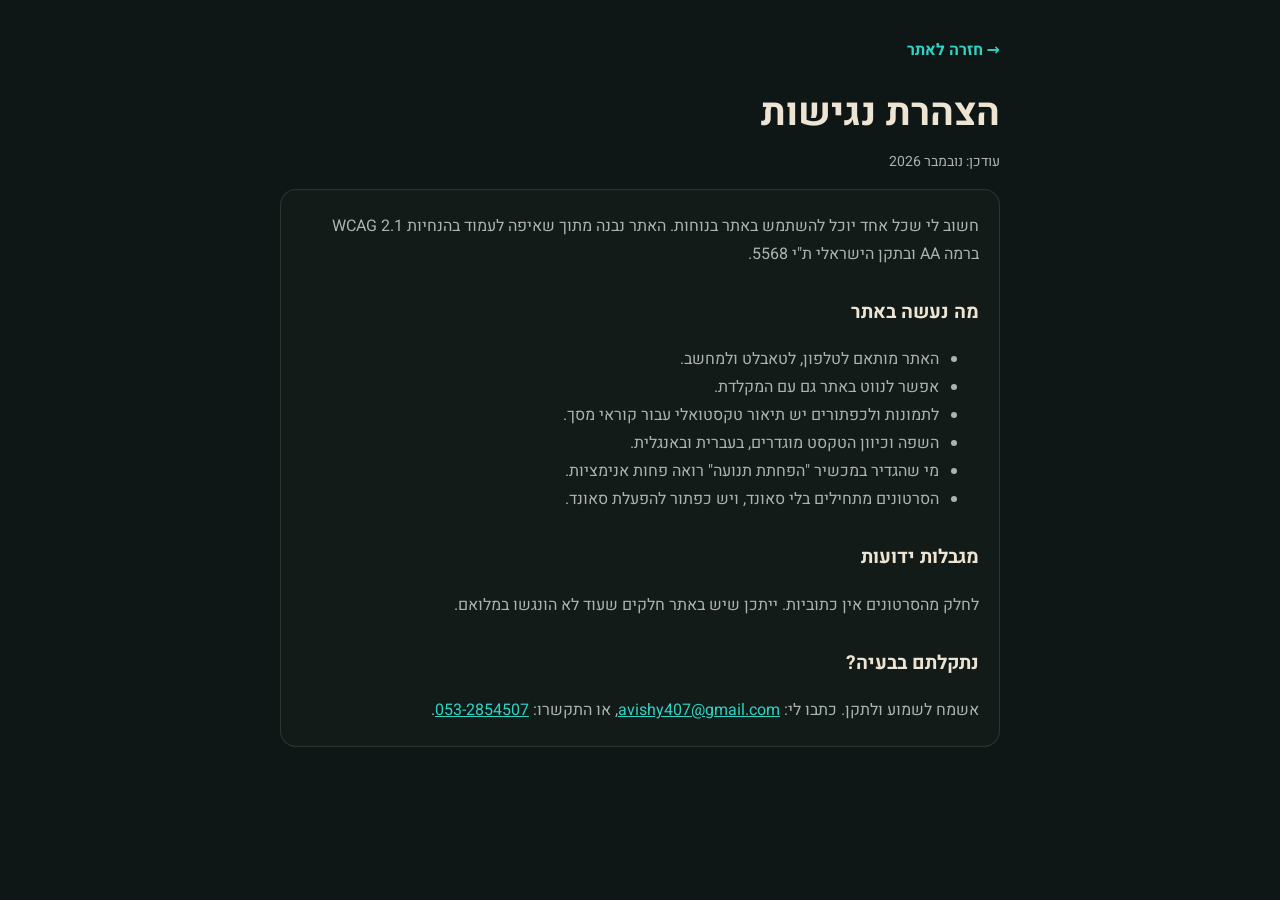
<file: accessibility.html>
<!DOCTYPE html>
<html lang="he" dir="rtl">
<head>
<meta charset="utf-8">
<meta name="viewport" content="width=device-width, initial-scale=1">
<title>הצהרת נגישות | אבישי ישר – Live &amp; Studio Drums</title>
<meta name="description" content="הצהרת הנגישות של האתר של אבישי ישר – Live & Studio Drums.">
<meta name="theme-color" content="#0F1716">
<link rel="icon" type="image/png" sizes="32x32" href="assets/icon-32.png">
<link rel="preconnect" href="https://fonts.googleapis.com">
<link rel="preconnect" href="https://fonts.gstatic.com" crossorigin>
<link href="https://fonts.googleapis.com/css2?family=Heebo:wght@400;500;700;800&display=swap" rel="stylesheet">
<style>
  :root{--bg:#0F1716;--text:#EDE4D3;--muted:#A9B5B0;--accent:#2ED3C3;--line:rgba(237,228,211,.12)}
  *{box-sizing:border-box}
  body{margin:0;background:var(--bg);color:var(--text);font:16px/1.75 Heebo,system-ui,-apple-system,"Segoe UI",Arial,sans-serif}
  .wrap{max-width:760px;margin:0 auto;padding:28px 20px 60px}
  a{color:var(--accent)}
  .back{display:inline-flex;align-items:center;min-height:44px;font-weight:700;text-decoration:none}
  h1{font-size:clamp(1.8rem,6vw,2.4rem);line-height:1.2;margin:18px 0 6px}
  h2{font-size:1.2rem;margin:28px 0 6px}
  p,li{color:var(--muted)}
  .upd{font-size:14px;color:var(--muted)}
  .box{border:1px solid var(--line);border-radius:16px;padding:6px 20px;background:rgba(22,30,28,.6)}
  [lang="en"]{display:none}
  html.en [lang="he"]{display:none} html.en [lang="en"]{display:block}
</style>
<script>if(new URLSearchParams(location.search).get("lang")==="en"){document.documentElement.classList.add("en");document.documentElement.lang="en";document.documentElement.dir="ltr";document.title="Accessibility Statement | Avishai Yashar – Live & Studio Drums";}</script>
</head>
<body>
<main class="wrap">
  <div lang="he">
    <a class="back" href="./">→ חזרה לאתר</a>
    <h1>הצהרת נגישות</h1>
    <p class="upd">עודכן: נובמבר 2026</p>
    <div class="box">
      <p>חשוב לי שכל אחד יוכל להשתמש באתר בנוחות. האתר נבנה מתוך שאיפה לעמוד בהנחיות WCAG 2.1 ברמה AA ובתקן הישראלי ת"י 5568.</p>
      <h2>מה נעשה באתר</h2>
      <ul>
        <li>האתר מותאם לטלפון, לטאבלט ולמחשב.</li>
        <li>אפשר לנווט באתר גם עם המקלדת.</li>
        <li>לתמונות ולכפתורים יש תיאור טקסטואלי עבור קוראי מסך.</li>
        <li>השפה וכיוון הטקסט מוגדרים, בעברית ובאנגלית.</li>
        <li>מי שהגדיר במכשיר "הפחתת תנועה" רואה פחות אנימציות.</li>
        <li>הסרטונים מתחילים בלי סאונד, ויש כפתור להפעלת סאונד.</li>
      </ul>
      <h2>מגבלות ידועות</h2>
      <p>לחלק מהסרטונים אין כתוביות. ייתכן שיש באתר חלקים שעוד לא הונגשו במלואם.</p>
      <h2>נתקלתם בבעיה?</h2>
      <p>אשמח לשמוע ולתקן. כתבו לי: <a href="mailto:avishy407@gmail.com">avishy407@gmail.com</a>, או התקשרו: <a href="tel:+972532854507">053-2854507</a>.</p>
    </div>
  </div>

  <div lang="en">
    <a class="back" href="./?lang=en">← Back to the site</a>
    <h1>Accessibility Statement</h1>
    <p class="upd">Last updated: November 2026</p>
    <div class="box">
      <p>I want everyone to be able to use this site comfortably. It was built with the aim of meeting WCAG 2.1 Level AA and the Israeli Standard IS 5568.</p>
      <h2>What's in place</h2>
      <ul>
        <li>The site works on phones, tablets and computers.</li>
        <li>You can navigate it with a keyboard.</li>
        <li>Images and buttons have text descriptions for screen readers.</li>
        <li>The page language and text direction are set, in Hebrew and in English.</li>
        <li>If your device is set to reduce motion, you'll see fewer animations.</li>
        <li>Videos start muted, with a button to turn the sound on.</li>
      </ul>
      <h2>Known limitations</h2>
      <p>Some videos don't have captions. Some parts of the site may not be fully accessible yet.</p>
      <h2>Found a problem?</h2>
      <p>I'd be glad to hear about it and fix it. Email <a href="mailto:avishy407@gmail.com">avishy407@gmail.com</a> or call <a href="tel:+972532854507">+972-53-2854507</a>.</p>
    </div>
  </div>
</main>
</body>
</html>
</file>
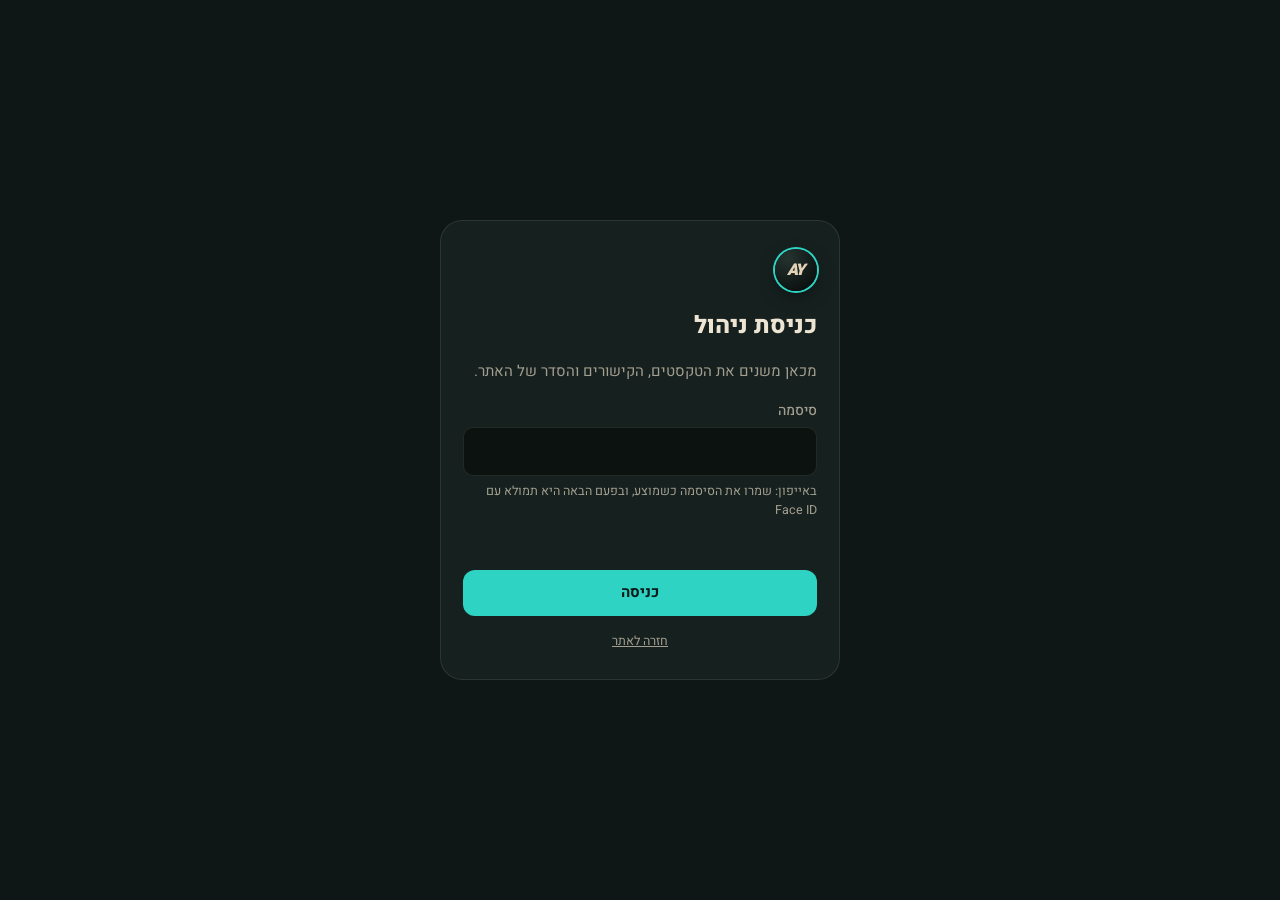
<file: admin.html>
<!DOCTYPE html>
<html lang="he" dir="rtl">
<head>
<meta charset="utf-8">
<meta name="viewport" content="width=device-width, initial-scale=1, viewport-fit=cover">
<meta name="robots" content="noindex, nofollow">
<title>ניהול האתר – אבישי ישר</title>
<link rel="icon" type="image/png" sizes="32x32" href="assets/icon-32.png">
<link rel="icon" type="image/png" sizes="192x192" href="assets/icon-192.png">
<link rel="apple-touch-icon" href="assets/icon-180.png">
<link rel="manifest" href="manifest.webmanifest">
<meta name="apple-mobile-web-app-title" content="AY Drums">
<meta name="application-name" content="AY Drums">
<link rel="preconnect" href="https://fonts.googleapis.com">
<link rel="preconnect" href="https://fonts.gstatic.com" crossorigin>
<link href="https://fonts.googleapis.com/css2?family=Heebo:wght@400;500;700;800&display=swap" rel="stylesheet">
<style>
:root{
  --bg:#0F1716; --surface:#16211F; --surface-2:#1E2B28; --field:#0B1210;
  --line:rgba(225,214,190,.11); --text:#EDE4D3; --muted:#A39E90;
  --lime:#2ED3C3;
  --sand:#E3D3B6; --on-lime:#0C1A18; --danger:#FF8A7A;
  --font:"Heebo","Assistant",Arial,sans-serif;
  color-scheme:dark;
}
*,*::before,*::after{box-sizing:border-box;margin:0;padding:0}
body{background:var(--bg);color:var(--text);font-family:var(--font);font-size:16px;line-height:1.55;-webkit-font-smoothing:antialiased;min-height:100svh}
button,input,textarea,select{font:inherit;color:inherit}
button{cursor:pointer;background:none;border:0}
a{color:inherit}
[hidden]{display:none!important}
:focus-visible{outline:2px solid var(--lime);outline-offset:2px;border-radius:8px}
.wrap{max-width:820px;margin-inline:auto;padding-inline:16px}

.btn{display:inline-flex;align-items:center;justify-content:center;gap:8px;min-height:46px;padding:0 20px;border-radius:12px;font-weight:700;font-size:15px}
.btn--lime{background:var(--lime);color:var(--on-lime)}
.btn--lime:disabled{opacity:.5;cursor:default}
.btn--soft{background:var(--surface-2)}
.btn--line{border:1.5px solid var(--line)}
.btn--sm{min-height:36px;padding:0 12px;font-size:14px;border-radius:10px;font-weight:500}
.logo{position:relative;width:42px;height:42px;border-radius:50%;background:radial-gradient(120% 120% at 30% 20%,#25332F,#0B1110 70%);display:grid;place-items:center;font-weight:900;font-style:italic;letter-spacing:-.06em;color:var(--sand);direction:ltr;flex:none;box-shadow:0 0 0 2px var(--lime),0 6px 16px rgba(0,0,0,.4)}

/* login */
.login{min-height:100svh;display:grid;place-items:center;padding:16px}
.login__box{width:min(400px,100%);background:var(--surface);border:1px solid var(--line);border-radius:22px;padding:28px 22px;display:grid;gap:16px}
.login h1{font-size:1.5rem;font-weight:800}
.login p{color:var(--muted);font-size:15px}
.err{color:var(--danger);font-size:14px;min-height:1.2em}

/* fields */
label.f{display:grid;gap:6px;font-size:14px;color:var(--muted);font-weight:500}
input[type=text],input[type=url],input[type=password],input[type=number],textarea,select{width:100%;background:var(--field);border:1px solid var(--line);border-radius:10px;padding:11px 12px;color:var(--text);font-size:16px}
input:focus,textarea:focus,select:focus{border-color:var(--lime);outline:none}
textarea{min-height:84px;resize:vertical;line-height:1.5}
input[dir=ltr]{text-align:left}
.hint{font-size:12.5px;color:var(--muted);font-weight:400}

/* layout */
.bar{position:sticky;top:0;z-index:20;background:rgba(15,23,22,.9);backdrop-filter:blur(12px);-webkit-backdrop-filter:blur(12px);border-bottom:1px solid var(--line);padding-top:env(safe-area-inset-top,0px)}
.bar__in{display:flex;align-items:center;gap:12px;min-height:64px}
.bar__title{font-weight:800;flex:1}
.bar__title small{display:block;color:var(--muted);font-weight:400;font-size:12.5px}
.tabs{display:flex;gap:6px;overflow-x:auto;scrollbar-width:none;padding-bottom:10px}
.tabs::-webkit-scrollbar{display:none}
.tab{flex:none;min-height:38px;padding:0 14px;border-radius:10px;background:var(--surface);color:var(--muted);font-size:14.5px;font-weight:500}
.tab[aria-selected=true]{background:var(--lime);color:var(--on-lime)}
.panel{padding-block:20px 140px;display:grid;gap:14px}
.panel,.card,.panel-list{grid-template-columns:minmax(0,1fr)}
.panel > *,.card > *{min-width:0}
.card__head{flex-wrap:wrap}
.card__head b{flex:1 1 140px}
.panel h2{font-size:1.25rem;font-weight:800}
.panel > p{color:var(--muted);font-size:14.5px;margin-top:-6px}
.card{background:var(--surface);border:1px solid var(--line);border-radius:16px;padding:16px;display:grid;gap:12px}
.card.is-off{opacity:.55}
.card__head{display:flex;align-items:center;gap:8px}
.card__head b{flex:1;min-width:0;font-weight:700;overflow:hidden;text-overflow:ellipsis;white-space:nowrap}
.icon-btn{width:36px;height:36px;border-radius:10px;background:var(--surface-2);display:grid;place-items:center;flex:none}
.icon-btn:disabled{opacity:.3;cursor:default}
.icon-btn svg{width:16px;height:16px}
.icon-btn.danger{color:var(--danger)}
.icon-btn.confirm{background:var(--danger);color:#1a0b08;width:auto;padding:0 10px;font-size:13px;font-weight:700}
.grid2{display:grid;gap:12px}
@media (min-width:640px){.grid2{grid-template-columns:1fr 1fr}}
.toggle{display:inline-flex;align-items:center;gap:8px;font-size:14px;color:var(--muted);cursor:pointer;flex:none}
.toggle input{appearance:none;width:42px;height:24px;border-radius:999px;background:var(--surface-2);position:relative;cursor:pointer;transition:background .2s;border:1px solid var(--line)}
.toggle input::after{content:"";position:absolute;top:2px;right:2px;width:18px;height:18px;border-radius:50%;background:var(--muted);transition:transform .2s,background .2s}
.toggle input:checked{background:rgba(46,211,195,.25)}
.toggle input:checked::after{transform:translateX(-18px);background:var(--lime)}
.add{border:1.5px dashed var(--line);border-radius:16px;min-height:54px;color:var(--lime);font-weight:700}

.savebar{position:fixed;bottom:0;inset-inline:0;z-index:20;background:rgba(15,23,22,.94);backdrop-filter:blur(12px);-webkit-backdrop-filter:blur(12px);border-top:1px solid var(--line);padding-bottom:env(safe-area-inset-bottom,0px)}
.savebar__in{display:flex;align-items:center;gap:12px;min-height:72px}
.status{flex:1;font-size:14px;color:var(--muted)}
.status.dirty{color:var(--lime)}
.status.bad{color:var(--danger)}
.notice{background:rgba(255,138,122,.1);border:1px solid rgba(255,138,122,.3);color:#FFD1C9;border-radius:14px;padding:14px 16px;font-size:14.5px}
.up{display:grid;gap:10px;margin-top:12px}
.up__btn{width:100%;justify-content:center}
.up__bar{height:8px;border-radius:99px;background:rgba(255,255,255,.08);overflow:hidden}
.up__bar i{display:block;height:100%;width:0;background:linear-gradient(90deg,#2ED3C3,#7FE7DC);transition:width .3s}
.up__prev{width:100%;border-radius:14px;background:#000;max-height:260px}
details.card summary{cursor:pointer;font-weight:700;padding:4px 0}
details.card[open] summary{margin-bottom:10px}
</style>
</head>
<body>

<!-- ============ LOGIN ============ -->
<section class="login" id="login">
  <form class="login__box" id="loginForm" autocomplete="on">
    <span class="logo">AY</span>
    <h1>כניסת ניהול</h1>
    <p>מכאן משנים את הטקסטים, הקישורים והסדר של האתר.</p>
    <div class="notice" id="noApi" hidden>שירות השמירה עוד לא מחובר, ולכן אי אפשר להיכנס מכאן. בכתובת שגוגל נותן לאתר הכניסה עובדת.</div>
    <input type="text" name="username" autocomplete="username" value="AY Admin" readonly tabindex="-1" aria-hidden="true" style="position:absolute;width:1px;height:1px;opacity:0;pointer-events:none">
    <label class="f">סיסמה
      <input type="password" id="pw" name="password" autocomplete="current-password" required>
      <span class="hint">באייפון: שמרו את הסיסמה כשמוצע, ובפעם הבאה היא תמולא עם Face ID</span>
    </label>
    <div class="err" id="loginErr" role="alert"></div>
    <button class="btn btn--soft" type="button" id="demoBtn" hidden>לראות את מסך הניהול (תצוגה בלבד)</button>
    <button class="btn btn--lime" type="submit" id="loginBtn">כניסה</button>
    <a href="index.html" class="hint" style="text-align:center">חזרה לאתר</a>
  </form>
</section>

<!-- ============ EDITOR ============ -->
<div id="editor" hidden>
  <header class="bar">
    <div class="wrap">
      <div class="bar__in">
        <span class="logo">AY</span>
        <div class="bar__title">ניהול האתר<small>אבישי ישר</small></div>
        <a class="btn btn--soft btn--sm" href="index.html" target="_blank" rel="noopener">לצפייה באתר</a>
        <button class="btn btn--line btn--sm" type="button" id="logout">יציאה</button>
      </div>
      <nav class="tabs" id="tabs" role="tablist"></nav>
    </div>
  </header>
  <main class="wrap" id="panels"></main>
  <footer class="savebar">
    <div class="wrap savebar__in">
      <span class="status" id="status" role="status">אין שינויים</span>
      <button class="btn btn--lime" type="button" id="save" disabled>שמירה</button>
    </div>
  </footer>
</div>

<svg width="0" height="0" style="position:absolute" aria-hidden="true">
  <symbol id="up" viewBox="0 0 24 24"><path d="M6 15l6-6 6 6" fill="none" stroke="currentColor" stroke-width="2.2" stroke-linecap="round" stroke-linejoin="round"/></symbol>
  <symbol id="down" viewBox="0 0 24 24"><path d="M6 9l6 6 6-6" fill="none" stroke="currentColor" stroke-width="2.2" stroke-linecap="round" stroke-linejoin="round"/></symbol>
  <symbol id="trash" viewBox="0 0 24 24"><path d="M4 7h16M9 7V4h6v3M6 7l1 13h10l1-13" fill="none" stroke="currentColor" stroke-width="2" stroke-linecap="round" stroke-linejoin="round"/></symbol>
</svg>

<script>
/* =========================================================
   הגדרות האתר
   SITE_API – הכתובת של שירות השמירה (Google Apps Script).
   כל עוד היא ריקה, האתר מציג את התוכן שכאן למטה.
   ========================================================= */
window.SITE_API = "https://script.google.com/macros/s/AKfycbxGFMxWOnvCFgnJFxp0vZVyt5WpYdAO99KQPjjErYWwMFeBilOqNeCzeXX8AW1YJ2Aqvg/exec";

/* links between the site and the admin page (replaced automatically on the Google-hosted version) */
window.SITE_LINKS = { home: "./", admin: "admin.html" };

/* one way to read and save content, whether the site is hosted by Google or elsewhere */
(function () {
  const gs = window.google && google.script && google.script.run;
  const call = (fn, arg) => new Promise((res, rej) => { const r = google.script.run.withSuccessHandler(res).withFailureHandler(rej); arg === undefined ? r[fn]() : r[fn](arg); });
  // on the Google-hosted version, talk to the web app address directly (works even when several Google accounts are signed in)
  const home = (window.SITE_LINKS && window.SITE_LINKS.home) || "";
  const remote = window.SITE_API || (/^https:\/\/script\.google\.com\//.test(home) ? home : "");
  const getRemote = () => fetch(remote + (remote.indexOf("?") < 0 ? "?" : "&") + "action=get&t=" + Date.now()).then(r => r.json());
  const postRemote = body => fetch(remote, { method: "POST", body: JSON.stringify(body) }).then(r => r.json());
  window.siteApi = {
    available: !!(gs || remote),
    get: () => remote ? getRemote().catch(e => gs ? call("apiGet") : Promise.reject(e)) : call("apiGet"),
    post: body => remote ? postRemote(body).catch(e => gs ? call("apiPost", body) : Promise.reject(e)) : call("apiPost", body)
  };
  // never leave the opening screen stuck
  setTimeout(() => { const i = document.getElementById("intro"); if (i) i.remove(); }, 11000);
})();


window.SITE_DEFAULTS = {
  eyebrow: "מתופף סשן | הקלטות מרחוק",
  title: "תופים מוכנים למיקס, ישר להפקה שלך",
  lead: "מקליט מהאולפן שלי ושולח ערוצים נקיים ברמת Mix Ready. רוק, פופ, פאנק, ים-תיכוני וחסידי. מהיר, מדויק, וחוסך לך זמן.",
  trust: "ניסיון בהקלטות ובהופעות עם האמנים והמפיקים המובילים בישראל",

  whatsapp: "https://wa.me/972532854507",
  waMessage: "שלום אבישי 👋\nהגעתי אליך דרך האתר.\n\nשמי: \nאשמח לבדוק אם אתה פנוי להקלטת תופים בתאריך: \nסוג הפרויקט: שיר / מחרוזת / אלבום\nז'אנר: \n\nאשלח לך סקיצה ורפרנס כאן. תודה!",
  phone: "053-2854507",
  heroImage: "assets/hero.jpg",
  bgVideo: "assets/hero-v2.mp4",
  introVideo: "https://youtu.be/SMZbWh5Qp8A",
  heroIntroEnd: 0, heroIntroCut: 2.5, // play N seconds of the ending, stopping heroIntroCut seconds before the end (the outro logo); // opening background = the last N seconds of the intro video, with a sound button (0 = use the studio clip)
  studioVideo: "https://youtube.com/shorts/acj-V-isUmU",
  studioTitle: "האולפן שלי",
  productionsFirst: 2,

  credits: "הקלטות והופעות עם הזמרים *סטטיק*, *נסרין*, *יאיר אליצור*, *איציק קלה* ועוד\nועם המפיקים *נאור כרמי*, *אלנתן שלום*, *נתנאל בן גיאת*, *שי וגוס* ועוד\n🥁 מאות הפקות · 🎧 עשרות מיליוני האזנות",
  aboutTitle: "אבישי ישר",
  aboutText: "נעים מאוד, אני אבישי – מתופף סשן והופעות, נשוי ואבא לילד מתוק.\n\nשירתתי בלהקת הרבנות הצבאית, ומשם לבמות בארץ ובעולם.\n\nהקלטות והופעות עם הזמרים והמפיקים המובילים בישראל – זמרים כמו *נסרין*, *סטטיק*, *שמואל*, *איציק קלה*, *אהרון רזאל*, *יאיר אליצור*, *פיני איינהורן*, *מידד טסה* ו*אביב אלוש* ועוד, ומפיקים כמו *אלנתן שלום*, *נאור כרמי*, *נתנאל בן גיאת*, *שי וגוס*, *יגאל שטטנר*, *אריאל גמליאל*, *תמיר מאור* ועוד.\nמותאם לכל ז'אנר – רוק, פופ, פאנק, ים-תיכוני וחסידי.\n\nהיום אני מקליט מהאולפן הפרטי שלי – מרחוק, או שתגיעו אליי לאולפן ונקליט יחד.\n\nהנאה מובטחת 🙌🏼🫶🏽",
  aboutImage: "assets/avishai.jpg",

  marquee1: "רוק, פופ, פאנק, ים-תיכוני, חסידי, אלטרנטיבי",
  marquee2: "Mix Ready, Remote Sessions, Live & Studio Drums",

  facts: [
    { title: "Mix Ready", text: "ערוצים נקיים וטבעיים, מוכנים למיקס" },
    { title: "מרחוק – כאילו אתה בחדר", text: "שידור חי בווידאו ובסאונד מלא" },
    { title: "כל ז'אנר", text: "רוק, פופ, פאנק, ים-תיכוני, חסידי" }
  ],
  hProcess: "תהליך העבודה",
  steps: [
    { title: "הסקיצה", text: "סקיצה או פלייבק, טמפו ורפרנס לסאונד." },
    { title: "הסאונד", text: "מערכת, סנר וכיוון סאונד – בהתאמה להפקה." },
    { title: "ההקלטה", text: "• מרחוק – גייד והערות\n• לייב בווידאו – שומעים בזמן אמת\n• באולפן – מגיעים אליי לאולפן" },
    { title: "הערוצים", text: "קבלת ערוצים תוך 24 שעות · Mix Ready · כל פורמט · עד 3 סבבי תיקונים" }
  ],
  hProductions: "שירים שניגנתי בהם",
  hCovers: "קאברים",
  pCovers: "כמה קאברים שמראים איך אני ניגש לכל ז'אנר",
  covers: [
    { url: "assets/covers/kulam-hq.mp4", poster: "assets/covers/kulam.jpg", style: "פופ ישראלי", title: "כולם גנבים", fit: "contain", show: true },
    { url: "assets/covers/funk.mp4", poster: "assets/covers/funk.jpg", style: "פיוז׳ן", title: "", show: true },
    { url: "assets/covers/c6.mp4", poster: "assets/covers/c6.jpg", style: "גוספל", title: "", show: true },
    { url: "assets/covers/c5.mp4", poster: "assets/covers/c5.jpg", style: "פופ-רוק", title: "", show: true },
    { url: "assets/covers/c2.mp4", poster: "assets/covers/c2.jpg", style: "פופ", title: "", show: true },
    { url: "assets/covers/c1.mp4", poster: "assets/covers/c1.jpg", style: "רוק", title: "", show: true },
    { url: "assets/covers/c3.mp4", poster: "assets/covers/c3.jpg", style: "גרוב", title: "", show: true },
    { url: "assets/covers/c4.mp4", poster: "assets/covers/c4.jpg", style: "בלדה 6/8", title: "", show: true }
  ],
  hSources: "סורסים",
  pSources: "ערוצי תופים כמו שהם יוצאים מהאולפן, לפני מיקס.",
  hStudio: "האולפן והציוד",
  studioHl: "Gretsch USA Custom · 4 סנרים · מיקרופונים: Sennheiser, Warm Audio",
  hTestimonials: "מה אומרים מפיקים",
  ctaTitle: "השיר הבא שלך מחכה לתופים.",
  ctaText: "שליחת סקיצה לקבלת הצעה",

  order: ["reel", "testimonials", "process", "covers", "sources", "about", "studio", "facts", "productions", "marquee", "faq", "cta"],
  layoutV: 50,
  show: { reel: true, covers: true, about: true, marquee: false, facts: false, process: true, productions: false, sources: true, studio: true, testimonials: true, faq: true, cta: true },

  productions: [
    { url: "https://youtu.be/mvIhYC6DV9A", title: "מיכל גרינגליק – יש פה מקום", show: true },
    { url: "https://www.youtube.com/watch?v=5eJqw0t3e9c", title: "מחרוזת שירי רבאק | הרבנות הצבאית ואיחוד הלהקות", show: true },
    { url: "https://youtu.be/qV9VPSyfSVI", title: "אביה שרמן – הכל לטובה", show: true },
    { url: "https://youtu.be/1ui0jm29em4", title: "אבישי רוזן – חמש דקות (קליפ רשמי)", show: true },
    { url: "https://youtu.be/i3dohlGVZD4", title: "מיה משרקי – נשאר רק געגוע", show: true },
    { url: "https://youtu.be/9kgGM_m-i9I", title: "", show: true },
    { url: "https://youtu.be/qGAhDaOMN2s", title: "", show: true },
    { url: "https://youtu.be/XopiF8ylTAo", title: "האחיות ג׳משיד – בוא נהיה שמש", show: true }
  ],
  sources: [
    { name: "הלוואי", mix: "", audio: "assets/sources/halevai.mp3", peaks: [83, 77, 79, 69, 80, 71, 75, 92, 79, 90, 46, 21, 19, 20, 67, 92, 100, 91, 92, 72, 20, 18, 18, 18, 19, 30, 93, 68, 64, 28, 88, 59, 64, 74, 93, 79, 69, 68, 75, 71, 72, 69, 73, 71, 72, 67, 58, 80, 75, 79, 73, 96, 86, 68, 42, 75, 75, 74, 93, 68, 70, 44, 21, 18], drive: "https://drive.google.com/drive/folders/1-dH-V356X2e5Lmw8rw-bqHWlSoCR2pZJ?usp=sharing", show: true }
  ],
  gear: [
    { category: "מערכות תופים", role: "Drumset", name: "Gretsch USA Custom", img: "https://base44.app/api/apps/6a777cb7cc015cd93baf4efa/files/mp/public/6a777cb7cc015cd93baf4efa/ea1af205d_image.png", url: "https://www.thomann.ie/gretsch_drums_us_custom_24_candy_apple_red.htm", show: true },
    { category: "מערכות תופים", role: "Drumset", name: "Pearl Vision Maple (VMX)", img: "https://base44.app/api/apps/6a777cb7cc015cd93baf4efa/files/mp/public/6a777cb7cc015cd93baf4efa/40b8c99b4_IMG_8103.jpeg", url: "", show: true },
    { category: "מערכות תופים", role: "Drumset", name: "Yamaha Stage Custom Birch", img: "https://base44.app/api/apps/6a777cb7cc015cd93baf4efa/files/mp/public/6a777cb7cc015cd93baf4efa/885386856_IMG_8116.jpeg", url: "", show: true },
    { category: "מצילות וסנרים", role: "Snare 1", name: "Ludwig Black Beauty 14×6.5", img: "https://base44.app/api/apps/6a777cb7cc015cd93baf4efa/files/mp/public/6a777cb7cc015cd93baf4efa/ad89ebef7_IMG_8117.jpeg", url: "https://www.thomann.ie/ludwig_lb417_14x65_black_beauty.htm", show: true },
    { category: "מצילות וסנרים", role: "Snare 2", name: "Ludwig Black Magic 14×6.5", img: "https://base44.app/api/apps/6a777cb7cc015cd93baf4efa/files/mp/public/6a777cb7cc015cd93baf4efa/87cabe3a2_IMG_8121.jpeg", url: "https://www.thomann.ie/ludwig_lu6514c_14_x65_black_magic.htm", show: true },
    { category: "מצילות וסנרים", role: "Snare 3", name: "Yamaha Recording Custom", img: "https://base44.app/api/apps/6a777cb7cc015cd93baf4efa/files/mp/public/6a777cb7cc015cd93baf4efa/3f0778a59_IMG_8122.jpeg", url: "https://www.thomann.ie/yamaha_recording_custom_13_x65_br.htm", show: true },
    { category: "מצילות וסנרים", role: "Snare 4", name: "Tama Metalworks 10×5.5", img: "https://base44.app/api/apps/6a777cb7cc015cd93baf4efa/files/mp/public/6a777cb7cc015cd93baf4efa/528481e05_IMG_8125.jpeg", url: "https://www.tama.com/eu/products/snare_drums/metalworks1055.html", show: true },
    { category: "מצילות וסנרים", role: "Cymbals", name: "Istanbul Mehmet", img: "https://base44.app/api/apps/6a777cb7cc015cd93baf4efa/files/mp/public/6a777cb7cc015cd93baf4efa/bc8a0e938_image.png", url: "", show: true },
    { category: "מצילות וסנרים", role: "Cymbals", name: "SUBIAN", img: "https://base44.app/api/apps/6a777cb7cc015cd93baf4efa/files/mp/public/6a777cb7cc015cd93baf4efa/a6b75f1fb_IMG_8134.jpeg", url: "", show: true },
    { category: "מיקרופונים", role: "Overheads", name: "Warm Audio WA-87 R2", img: "https://base44.app/api/apps/6a777cb7cc015cd93baf4efa/files/mp/public/6a777cb7cc015cd93baf4efa/3063bcfa4_IMG_8097.jpeg", url: "https://www.thomann.ie/warm_audio_wa_87_r2.htm", show: true },
    { category: "מיקרופונים", role: "Toms", name: "Sennheiser MD 421", img: "https://base44.app/api/apps/6a777cb7cc015cd93baf4efa/files/mp/public/6a777cb7cc015cd93baf4efa/59a6e307f_image.png", url: "https://www.thomann.ie/sennheiser_md421u4.htm", show: true },
    { category: "מיקרופונים", role: "Kick In", name: "Beyerdynamic TG D71C", img: "https://base44.app/api/apps/6a777cb7cc015cd93baf4efa/files/mp/public/6a777cb7cc015cd93baf4efa/a10c19e67_image.png", url: "https://www.thomannmusic.com/beyerdynamic_tg_d71.htm", show: true },
    { category: "מיקרופונים", role: "Kick Out", name: "Audix D6", img: "https://base44.app/api/apps/6a777cb7cc015cd93baf4efa/files/mp/public/6a777cb7cc015cd93baf4efa/903783247_image.png", url: "https://www.thomannmusic.com/audix_d6_bassdrummikro.htm", show: true },
    { category: "מיקרופונים", role: "Snare Top", name: "Shure SM57", img: "https://base44.app/api/apps/6a777cb7cc015cd93baf4efa/files/mp/public/6a777cb7cc015cd93baf4efa/cace07592_image.png", url: "https://www.thomann.ie/shure_sm57_lc.htm", show: true },
    { category: "מיקרופונים", role: "Snare Top 2", name: "AKG P170", img: "https://base44.app/api/apps/6a777cb7cc015cd93baf4efa/files/mp/public/6a777cb7cc015cd93baf4efa/3edea3952_image.png", url: "https://www.thomann.ie/akg_p170.htm", show: true },
    { category: "מיקרופונים", role: "Snare Bottom", name: "Shure SM57", img: "https://base44.app/api/apps/6a777cb7cc015cd93baf4efa/files/mp/public/6a777cb7cc015cd93baf4efa/7e3813ffb_image.png", url: "https://www.thomann.ie/shure_sm57_lc.htm", show: true },
    { category: "מיקרופונים", role: "Hi-Hat", name: "AKG C430", img: "https://base44.app/api/apps/6a777cb7cc015cd93baf4efa/files/mp/public/6a777cb7cc015cd93baf4efa/586af5b12_image.png", url: "https://www.thomann.ie/akg_c430.htm", show: true },
    { category: "מיקרופונים", role: "Rooms", name: "Lewitt LCT 441 Flex", img: "https://base44.app/api/apps/6a777cb7cc015cd93baf4efa/files/mp/public/6a777cb7cc015cd93baf4efa/d6c1cd271_thomann-image.jpg", url: "https://www.thomann.ie/lewitt_lct_441_flex.htm", show: true },
    { category: "כרטיס קול ופראמפים", role: "Interface", name: "Roland Studio Capture", img: "https://base44.app/api/apps/6a777cb7cc015cd93baf4efa/files/mp/public/6a777cb7cc015cd93baf4efa/4085e20a2_IMG_8094.jpeg", url: "https://vintageking.com/roland-studio-capture-usb-audio-interface", show: true },
    { category: "כרטיס קול ופראמפים", role: "Preamps", name: "פראמפים", img: "https://base44.app/api/apps/6a777cb7cc015cd93baf4efa/files/mp/public/6a777cb7cc015cd93baf4efa/bd0701709_IMG_8093.jpeg", url: "", show: true }
  ],
  gearCats: [
    { name: "מערכות תופים", show: true },
    { name: "מצילות וסנרים", show: true },
    { name: "מיקרופונים", show: true },
    { name: "כרטיס קול ופראמפים", show: true }
  ],
  custom: [],
  testimonials: [
    { name: "ניצן אלון", role: "מפיקה", reply: "תודה ניצן היקרה, כיף לעבוד יחד 🙌🏼", photo: "assets/people/nitzan-alon.jpg", text: "אבישי מתופף מקצועי, מדויק ומהיר, עם *סאונד מעולה וסורסים נקיים*. העבודה איתו מרחוק נוחה ויעילה – הוא שולח טייק ראשוני, מקבל הערות ומדייק את התפקיד בדיוק למה שההפקה צריכה. כמפיקה, לקבל תופים ברמה הכי גבוהה בלי להיות בסשן חוסך המון זמן, בלי שום פשרה על האיכות. ומעבר לזה – איש רגיש ומתוק שתמיד כיף לעבוד איתו ❤️", show: true },
    { name: "בניה מדליון", role: "מפיק", reply: "אחשלי, תענוג איתך כמו תמיד ❤️", photo: "assets/people/benaya-medalion.jpg", text: "מתופף מקצועי ומסודר, כיף מאוד לעבוד איתו באולפן. תמיד מביא את הוויז'ן שלו לדברים, ויודע *לדייק מאוד את התוצאה* לרצונות שלי כמפיק. *הסורסים מעולים*, נקיים ומסודרים, ותמיד נשמעים מדהים במיקס. ממליץ בחום!", show: true },
    { name: "יגאל שטטנר", role: "מפיק", reply: "אני מת עליך, ומודה לה׳ על הזכות לעבוד עם אנשים כמוך 🙏", photo: "assets/people/yigal-shtetner.jpg", text: "תענוג לעבוד עם אבישי! אבישי הקליט לי תופים *לעשרות פרויקטים*. הוא תמיד מחפש איך לתת את *הטייק המדויק שישרת את השיר* בצורה הכי טובה, מבלי להתפשר על סאונד וטכניקה מושלמים. תמיד זמין ושירותי, ונותן את כל הלב! ממליץ בחום!", show: true },
    { name: "אבישי רוזן", role: "מפיק", reply: "תודה אהוב ליבי 😍", photo: "assets/people/avishai-rozen.jpg", text: "12 שנה אני בעולם ההפקות, פגשתי הרבה מתופפים וערכתי אין ספור הקלטות תופים – ואבישי מצליח *להתעלות על עצמו כל פעם מחדש*: בסאונד, בתקשורת ובנוחות העבודה. *כל סורס פוגע בול*, עם ציוד ברמה הכי גבוהה שמורגש בכל הקלטה. ממליץ בחום!", show: true },
    { name: "ישי וייס", role: "מפיק", photo: "assets/people/ishai-weiss.jpg", text: "כשאני מפיק שיר ומחפש נגנים, אני קודם כל מחפש אנשים שמנגנים עם הלב – ואבישי בדיוק כזה. *מתופף מטורף*, נגינה והקלטות ברמה בינלאומית, ויש משהו ברגש שהוא מביא לשיר שאי אפשר להסביר במילים. ממליץ עליו מכל הלב ❤️", show: true },
    { name: "יוני", role: "מפיק", photo: "assets/people/yoni.jpg", text: "הקלטתי אצל ישר כמה וכמה סשנים – מקרוב ומרחוק, בודדים וכפולים. אצלו זה אווירה, השקעה, תשומת לב והקשבה, ו*הסורסים הכי טובים שאפשר*. אף פעם לא מתאכזבים – אתם בידיים טובות 🥁", show: true },
    { name: "איציק סוויסה", role: "מפיק", photo: "assets/people/itzik-swisa.jpg", text: "זכיתי לעבוד עם אבישי בכמה פרויקטים מקוריים שהפקתי, והעבודה איתו היא פשוט תענוג – כיפית, מקצועית ומדויקת. אבישי יודע להביא את עצמו ואת *הצבע המדויק לשיר*, מבחירת הסנר הנכון ועד המכה שמכניסה את הלב לתוך השיר.", show: true }
  ],
  socials: [
    { type: "instagram", url: "https://www.instagram.com/avishai_yashar?igsh=cmEzY3loZWVhaGpr&utm_source=qr" },
    { type: "youtube", url: "https://youtube.com/@avishaiyashar-4676?si=sjj83mEsxMoenPS5" },
    { type: "facebook", url: "https://facebook.com" }
  ]
};

/* merges saved content over the defaults, so new fields always have a value */
window.mergeContent = function (saved) {
  const d = JSON.parse(JSON.stringify(window.SITE_DEFAULTS));
  if (!saved || typeof saved !== "object") return d;
  Object.keys(saved).forEach(k => {
    if (k === "show") d.show = Object.assign(d.show, saved.show || {});
    else if (saved[k] !== undefined && saved[k] !== null) d[k] = saved[k];
  });
  // older saved content still pointing at the first photos / no background video
  const OLD = "https://base44.app/api/apps/6a777cb7cc015cd93baf4efa/files/mp/public/6a777cb7cc015cd93baf4efa/da3fa96a8_IMG_8136.jpeg";
  if (d.heroImage === OLD) d.heroImage = window.SITE_DEFAULTS.heroImage;
  if (d.aboutImage === OLD) d.aboutImage = window.SITE_DEFAULTS.aboutImage;
  // fix two mistyped YouTube links (l / I mixed up)
  const FIX = { mvlhYC6DV9A: "mvIhYC6DV9A", i3dohIGVZD4: "i3dohlGVZD4" };
  (d.productions || []).forEach(p => { if (p && p.url) Object.keys(FIX).forEach(b => { p.url = String(p.url).replace(b, FIX[b]); }); });
  // a bare social homepage (e.g. https://facebook.com) isn't a real profile — hide it
  d.socials = (d.socials || []).filter(x => x && !/^https?:\/\/(www\.)?(facebook|instagram|tiktok|youtube)\.com\/?$/i.test(String(x.url || "").trim()));
  if (!String(d.bgVideo || "").trim()) d.bgVideo = window.SITE_DEFAULTS.bgVideo;
  if (saved && (saved.layoutV || 0) < 8 && !(saved.testimonials || []).some(t => t && t.text && t.show !== false)) {
    d.testimonials = JSON.parse(JSON.stringify(window.SITE_DEFAULTS.testimonials)); d.layoutV = 8; // approved quotes
  }
  if (saved && (saved.layoutV || 0) < 9) { // testimonials move up, right after the productions
    const o = (d.order || []).filter(k => k !== "testimonials"); const at = o.indexOf("reel");
    o.splice(at < 0 ? 0 : at + 1, 0, "testimonials"); d.order = o; d.layoutV = 9;
  }
  if (saved && (saved.layoutV || 0) < 10) { // a video section between the text sections: covers move up after the testimonials
    const o = (d.order || []).filter(k => k !== "covers"), at = o.indexOf("testimonials"), r = o.indexOf("reel");
    o.splice(at >= 0 ? at + 1 : (r >= 0 ? r + 1 : 0), 0, "covers"); d.order = o; d.layoutV = 10;
  }
  if (saved && (saved.layoutV || 0) < 11) { // covers sit between "how it works" and the sources
    const o = (d.order || []).filter(k => k !== "covers"), at = o.indexOf("process"), s = o.indexOf("sources");
    o.splice(at >= 0 ? at + 1 : (s >= 0 ? s : o.length), 0, "covers"); d.order = o; d.layoutV = 11;
  }
  if (saved && (saved.layoutV || 0) < 13) { // swap the "אהבת תורה" production for the new one (Avishai asked)
    const NEW = "https://youtu.be/9kgGM_m-i9I", pr = Array.isArray(d.productions) ? d.productions.slice() : [];
    if (!pr.some(p => p && /9kgGM_m-i9I/.test(p.url || ""))) {
      const at = pr.findIndex(p => p && /dnbj0Vzzb-w/.test(p.url || ""));
      if (at >= 0) pr[at] = { url: NEW, title: "", show: true }; else pr.push({ url: NEW, title: "", show: true });
    }
    d.productions = pr; d.layoutV = Math.max(d.layoutV || 0, 13);
  }
  if (saved && (saved.layoutV || 0) < 27) { // sources: only "הלוואי" (the ending groove), productions order (Avishai asked)
    d.sources = JSON.parse(JSON.stringify(window.SITE_DEFAULTS.sources));
    const order = ["i3dohlGVZD4", "5eJqw0t3e9c", "mvIhYC6DV9A", "qV9VPSyfSVI", "1ui0jm29em4"];
    const id = p => { const m = String(p && p.url || "").match(/(?:youtu\.be\/|v=|shorts\/)([\w-]{11})/); return m ? m[1] : ""; };
    const r = p => { const k = order.indexOf(id(p)); return k < 0 ? 50 : k; };
    d.productions = (Array.isArray(d.productions) ? d.productions : []).map((p, i) => [p, i]).sort((A, B) => (r(A[0]) - r(B[0])) || (A[1] - B[1])).map(x => x[0]);
    d.layoutV = Math.max(d.layoutV || 0, 27);
  }
  if (saved && (saved.layoutV || 0) < 26) { // the funk cover is called fusion
    d.covers = (Array.isArray(d.covers) ? d.covers : []).map(x => x && /funk\.mp4/.test(x.url || "") ? {...x, style: "פיוז׳ן"} : x); d.layoutV = Math.max(d.layoutV || 0, 26);
  }
  if (saved && (saved.layoutV || 0) < 25) { // testimonial: איציק סוויסה
    const t = Array.isArray(d.testimonials) ? d.testimonials.slice() : [];
    if (!t.some(x => x && x.name === "איציק סוויסה")) t.push(JSON.parse(JSON.stringify(window.SITE_DEFAULTS.testimonials.find(x => x.name === "איציק סוויסה"))));
    d.testimonials = t; d.layoutV = Math.max(d.layoutV || 0, 25);
  }
  if (saved && (saved.layoutV || 0) < 24) { // Michal Gringlick first (Avishai asked)
    const pr = Array.isArray(d.productions) ? d.productions.slice() : [], i = pr.findIndex(p => p && /mvIhYC6DV9A/.test(p.url || ""));
    if (i > 0) pr.unshift(pr.splice(i, 1)[0]);
    d.productions = pr; d.layoutV = Math.max(d.layoutV || 0, 24);
  }
  if (saved && (saved.layoutV || 0) < 23) { // no bands; artists first, in an inviting order (Avishai asked)
    const drop = ["1QuNAhONztA", "ogfbC9pYXsQ", "dnbj0Vzzb-w"];
    const order = ["qV9VPSyfSVI", "5eJqw0t3e9c", "1ui0jm29em4", "9kgGM_m-i9I", "qGAhDaOMN2s", "i3dohlGVZD4", "mvIhYC6DV9A", "XopiF8ylTAo"];
    const id = p => { const m = String(p && p.url || "").match(/(?:youtu\.be\/|v=|shorts\/)([\w-]{11})/); return m ? m[1] : ""; };
    let pr = (Array.isArray(d.productions) ? d.productions : []).filter(p => !drop.includes(id(p)));
    if (!pr.some(p => id(p) === "qV9VPSyfSVI")) pr.unshift({ url: "https://youtu.be/qV9VPSyfSVI", title: "אביה שרמן – הכל לטובה", show: true });
    const r = p => { const k = order.indexOf(id(p)); return k < 0 ? 50 : k; };
    d.productions = pr.map((p, i) => [p, i]).sort((A, B) => (r(A[0]) - r(B[0])) || (A[1] - B[1])).map(x => x[0]);
    d.layoutV = Math.max(d.layoutV || 0, 23);
  }
  if (saved && (saved.layoutV || 0) < 22) { // the 3 most-watched productions from his playlist go first
    const pr = Array.isArray(d.productions) ? d.productions.slice() : [];
    const add = window.SITE_DEFAULTS.productions.slice(0, 3).filter(n => !pr.some(p => p && (p.url || "").includes(n.url.split("/").pop())));
    d.productions = add.map(x => ({...x})).concat(pr); d.layoutV = Math.max(d.layoutV || 0, 22);
  }
  if (saved && (saved.layoutV || 0) < 21) { // testimonial: יוני
    const t = Array.isArray(d.testimonials) ? d.testimonials.slice() : [];
    if (!t.some(x => x && x.name === "יוני")) t.push(JSON.parse(JSON.stringify(window.SITE_DEFAULTS.testimonials.find(x => x.name === "יוני"))));
    d.testimonials = t; d.layoutV = Math.max(d.layoutV || 0, 21);
  }
  if (saved && (saved.layoutV || 0) < 20) { // only the real testimonial stays (the first ones were samples)
    d.testimonials = JSON.parse(JSON.stringify(window.SITE_DEFAULTS.testimonials)); d.layoutV = Math.max(d.layoutV || 0, 20);
  }
  if (saved && (saved.layoutV || 0) < 19) { // new testimonial (ישי וייס)
    const t = Array.isArray(d.testimonials) && d.testimonials.length ? d.testimonials.slice() : JSON.parse(JSON.stringify(window.SITE_DEFAULTS.testimonials));
    if (!t.some(x => x && /ישי וייס/.test(x.name || ""))) t.splice(1, 0, JSON.parse(JSON.stringify(window.SITE_DEFAULTS.testimonials.find(x => /ישי וייס/.test(x.name)))));
    d.testimonials = t; d.layoutV = Math.max(d.layoutV || 0, 19);
  }
  if (saved && (saved.layoutV || 0) < 18) { if (d.bgVideo === "assets/hero.mp4") d.bgVideo = "assets/hero-v2.mp4"; d.layoutV = Math.max(d.layoutV || 0, 18); } // lighter opening video
  if (saved && (saved.layoutV || 0) < 17 && typeof d.aboutText === "string") { // about: singers + producers, names slightly bolder (Avishai asked)
    const NEW = "מביא להפקה שלך ניסיון עשיר מהקלטות והופעות עם האמנים והמפיקים המובילים בישראל – זמרים כמו *נסרין*, *סטטיק*, *שמואל*, *איציק קלה*, *אהרון רזאל*, *יאיר אליצור* ו*אביב אלוש* ועוד, ומפיקים כמו *אלנתן שלום*, *נאור כרמי*, *נתנאל בן גיאת*, *שי וגוס*, *יגאל שטטנר*, *אריאל גמליאל*, *תמיר מאור* ועוד.";
    d.aboutText = d.aboutText.replace(/מביא להפקה שלך ניסיון עשיר[^\n]*?(ועוד\s*\.*\s*|\.)(?=\s*\n|$)/, NEW + " ");
    d.layoutV = Math.max(d.layoutV || 0, 17);
  }
  if (saved && (saved.layoutV || 0) < 15) { // covers: funk first, then the new gospel one, pop-rock, pop; "ים-תיכוני" renamed (Avishai asked)
    const cv = Array.isArray(d.covers) ? d.covers.slice() : [];
    if (!cv.some(x => x && /c6\.mp4/.test(x.url || ""))) cv.push({ url: "assets/covers/c6.mp4", poster: "assets/covers/c6.jpg", style: "גוספל", title: "", show: true });
    cv.forEach(x => { if (x && /c4\.mp4/.test(x.url || "") && /ים.?תיכוני/.test(x.style || "")) x.style = "בלדה 6/8"; });
    const rank = ["funk.mp4", "c6.mp4", "c5.mp4", "c2.mp4"];
    const r = x => { const i = rank.findIndex(k => (x && x.url || "").includes(k)); return i < 0 ? 99 : i; };
    d.covers = cv.map((x, i) => [x, i]).sort((A, B) => (r(A[0]) - r(B[0])) || (A[1] - B[1])).map(p => p[0]);
    d.layoutV = Math.max(d.layoutV || 0, 15);
  }
  if (saved && (saved.layoutV || 0) < 14) { // one more selected production (Avishai asked)
    const pr = Array.isArray(d.productions) ? d.productions.slice() : [];
    if (!pr.some(p => p && /qGAhDaOMN2s/.test(p.url || ""))) {
      const at = pr.findIndex(p => p && /9kgGM_m-i9I/.test(p.url || ""));
      pr.splice(at >= 0 ? at + 1 : pr.length, 0, { url: "https://youtu.be/qGAhDaOMN2s", title: "", show: true });
    }
    d.productions = pr; d.layoutV = Math.max(d.layoutV || 0, 14);
  }
  if (saved && (saved.layoutV || 0) < 12) { d.heroIntroEnd = 0; d.layoutV = Math.max(d.layoutV || 0, 12); } // the new opening video lives on the site
  if (saved && (saved.layoutV || 0) < 2) {
    const D = window.SITE_DEFAULTS;
    d.order = D.order.slice(); d.layoutV = D.layoutV;
    ["hProcess", "hSources", "hCovers", "hStudio"].forEach(k => d[k] = D[k]);
  }
  if (saved && (saved.layoutV || 0) < 7) {
    d.show = Object.assign({}, d.show, { facts: false }); // the three boxes repeat the steps // new process wording (24h, 3 revisions, live remote session)
    const D = window.SITE_DEFAULTS; d.layoutV = D.layoutV;
    d.steps = JSON.parse(JSON.stringify(D.steps));
    (d.facts || []).forEach((f, i) => { if (f && f.title === "מרחוק") d.facts[i] = Object.assign({}, D.facts[1]); });
  }
  const all = window.SITE_DEFAULTS.order.concat((d.custom || []).filter(c => c && c.id).map(c => "c_" + c.id));
  d.order = (d.order || []).filter(k => all.includes(k));
  all.forEach((k, i) => { if (d.order.includes(k)) return;
    const prev = all.slice(0, i).reverse().find(x => d.order.includes(x)); // new sections land next to their default neighbour
    prev ? d.order.splice(d.order.indexOf(prev) + 1, 0, k) : d.order.unshift(k); });
  if (saved && (saved.layoutV || 0) < 28) { // testimonial: ניצן אלון
    const t = Array.isArray(d.testimonials) ? d.testimonials.slice() : [];
    if (!t.some(x => x && x.name === "ניצן אלון")) t.push(JSON.parse(JSON.stringify(window.SITE_DEFAULTS.testimonials.find(x => x.name === "ניצן אלון"))));
    d.testimonials = t;
  }
  if (saved && (saved.layoutV || 0) < 29) { // Nitzan Alon's testimonial first
    const t = Array.isArray(d.testimonials) ? d.testimonials.slice() : [], i = t.findIndex(x => x && x.name === "ניצן אלון");
    if (i > 0) t.unshift(t.splice(i, 1)[0]); d.testimonials = t;
  }
  if (saved && (saved.layoutV || 0) < 30) (d.testimonials || []).forEach(t => { if (t && t.name === "ניצן אלון" && !t.reply) t.reply = "תודה ניצן היקרה, כיף לעבוד יחד 🙌🏼"; });
  // final pass (runs after every older fix-up): the selected productions in the order Avishai chose, no duplicates, no bands
  if (saved && (saved.layoutV || 0) < 28) {
    const id = p => { const m = String(p && p.url || "").match(/(?:youtu\.be\/|v=|shorts\/)([\w-]{11})/); return m ? m[1] : ""; };
    const drop = ["1QuNAhONztA", "ogfbC9pYXsQ", "dnbj0Vzzb-w"];
    const D = window.SITE_DEFAULTS.productions, seen = new Set(), out = [];
    D.concat(Array.isArray(d.productions) ? d.productions : []).forEach(p => { const k = id(p); if (!k || seen.has(k) || drop.includes(k)) return; seen.add(k); out.push({...p}); });
    d.productions = out;
  }
  if (saved && (saved.layoutV || 0) < 31 && typeof d.aboutText === "string") d.aboutText = d.aboutText.replace("*אביב אלוש*, ומפיקים", "*אביב אלוש* ועוד, ומפיקים"); // Avishai asked
  // sharper cover videos (always, so older saves pick them up too)
  if (Array.isArray(d.covers)) d.covers = d.covers.map(x => x && /covers\/(c\d|funk)\.mp4$/.test(x.url || "") ? {...x, url: x.url.replace(/\.mp4$/, "-hq.mp4")} : x);
  if (saved && (saved.layoutV || 0) < 32) { // a confident tone: what you get, not "please work with me" (Avishai asked)
    const D = window.SITE_DEFAULTS;
    ["hProcess","ctaTitle","ctaText","aboutText","credits"].forEach(k => d[k] = D[k]);
    d.steps = D.steps.map(x => ({...x}));
  }
  if (saved && (saved.layoutV || 0) < 34) { d.credits = window.SITE_DEFAULTS.credits; d.layoutV = 34; }
  if (saved && (saved.layoutV || 0) < 35) { (d.steps || []).forEach(x => { if (x && x.title === "ההקלטה") x.text = x.text.replace("טייק סופי. או סשן", "טייק סופי.\nאו סשן"); }); d.layoutV = 35; }
  if (saved && (saved.layoutV || 0) < 36) { (d.steps || []).forEach(x => { if (x && x.title === "ההקלטה" && !/באולפן/.test(x.text)) x.text += "\nאו סשן באולפן – מגיעים ומקליטים יחד."; }); d.layoutV = 36; }
  if (saved && (saved.layoutV || 0) < 37) { (d.steps || []).forEach(x => { if (x && x.title === "ההקלטה") x.text = "• גייד ראשוני – הערות – טייק סופי\n• סשן לייב בווידאו\n• סשן באולפן – מגיעים ומקליטים יחד"; }); d.layoutV = 37; }
  if (saved && (saved.layoutV || 0) < 38) { (d.steps || []).forEach(x => { if (x && x.title === "ההקלטה") x.text = "• מרחוק – גייד והערות\n• לייב בווידאו – שומעים בזמן אמת\n• באולפן – מגיעים אליי לאולפן"; }); d.layoutV = 38; }
  if (saved && (saved.layoutV || 0) < 39) { (d.steps || []).forEach(x => { if (x && x.title === "ההקלטה") x.text = String(x.text || "").replace("באולפן – מקליטים יחד", "באולפן – מגיעים אליי לאולפן"); }); d.layoutV = 39; }
  if (saved && (saved.layoutV || 0) < 40) { (d.steps || []).forEach(x => { if (x && x.title === "ההקלטה") x.text = String(x.text || "").replace("מרחוק – גייד, הערות, טייק סופי", "מרחוק – גייד והערות"); }); d.layoutV = 40; }
  if (saved && (saved.layoutV || 0) < 41) { // testimonial: בניה מדליון, right after Nitzan
    const t = Array.isArray(d.testimonials) ? d.testimonials.slice() : [];
    if (!t.some(x => x && x.name === "בניה מדליון")) { const n = JSON.parse(JSON.stringify(window.SITE_DEFAULTS.testimonials.find(x => x.name === "בניה מדליון"))); const i = t.findIndex(x => x && x.name === "ניצן אלון"); t.splice(i >= 0 ? i + 1 : 0, 0, n); }
    d.testimonials = t; d.layoutV = 41;
  }
  if (saved && (saved.layoutV || 0) < 42) { (d.testimonials || []).forEach(x => { if (x && x.name === "בניה מדליון") x.text = String(x.text || "").replace("הסורסים מדהימים", "הסורסים מעולים"); }); d.layoutV = 42; }
  if (saved && (saved.layoutV || 0) < 43 && Array.isArray(d.productions)) { // Mia Mashraki moves back (her clip carries YouTube ads), after Avishai Rozen
    const pr = d.productions.slice(), has = (p, k) => String(p && p.url || "").includes(k);
    const i = pr.findIndex(p => has(p, "i3dohlGVZD4"));
    if (i >= 0) { const m = pr.splice(i, 1)[0]; const r = pr.findIndex(p => has(p, "1ui0jm29em4")); pr.splice(r >= 0 ? r + 1 : Math.min(4, pr.length), 0, m); }
    const g = pr.findIndex(p => has(p, "mvIhYC6DV9A")); if (g > 0) pr.unshift(pr.splice(g, 1)[0]); // Michal Gringlick first
    d.productions = pr; d.layoutV = 43;
  }
  if (saved && (saved.layoutV || 0) < 44) { // testimonial: יגאל שטטנר, right after Benaya
    const t = Array.isArray(d.testimonials) ? d.testimonials.slice() : [];
    if (!t.some(x => x && x.name === "יגאל שטטנר")) { const n = JSON.parse(JSON.stringify(window.SITE_DEFAULTS.testimonials.find(x => x.name === "יגאל שטטנר"))); let i = t.findIndex(x => x && x.name === "בניה מדליון"); if (i < 0) i = t.findIndex(x => x && x.name === "ניצן אלון"); t.splice(i >= 0 ? i + 1 : 0, 0, n); }
    d.testimonials = t; d.layoutV = 44;
  }
  if (saved && (saved.layoutV || 0) < 45) { // testimonial: אבישי רוזן, right after Yigal
    const t = Array.isArray(d.testimonials) ? d.testimonials.slice() : [];
    if (!t.some(x => x && x.name === "אבישי רוזן")) { const n = JSON.parse(JSON.stringify(window.SITE_DEFAULTS.testimonials.find(x => x.name === "אבישי רוזן"))); let i = t.findIndex(x => x && x.name === "יגאל שטטנר"); t.splice(i >= 0 ? i + 1 : Math.min(3, t.length), 0, n); }
    d.testimonials = t; d.layoutV = 45;
  }
  if (saved && (saved.layoutV || 0) < 46) { if (typeof d.aboutText === "string" && !d.aboutText.includes("פיני איינהורן")) d.aboutText = d.aboutText.replace("*יאיר אליצור* ו*אביב אלוש*", "*יאיר אליצור*, *פיני איינהורן*, *מידד טסה* ו*אביב אלוש*"); d.layoutV = 46; } // Avishai asked
  if (saved && (saved.layoutV || 0) < 47) { // site review (Avishai approved): exact wording, no age, shorter about, studio title, preamps hidden, FAQ before the contact
    const D = window.SITE_DEFAULTS;
    ["credits","aboutText","lead"].forEach(k => d[k] = D[k]);
    if (d.studioTitle === "My Drum Studio") d.studioTitle = D.studioTitle;
    const o = (d.order || []).filter(k => k !== "faq"), c = o.indexOf("cta"); o.splice(c >= 0 ? c : o.length, 0, "faq"); d.order = o;
    d.show = Object.assign({}, d.show, { faq: true }); d.layoutV = 47;
  }
  if (saved && (saved.layoutV || 0) < 48) { // Avishai asked: original credits wording, full detailed about, preamps shown
    const D = window.SITE_DEFAULTS; ["credits","aboutText"].forEach(k => d[k] = D[k]);
    (d.gear || []).forEach(g => { if (g && g.role === "Preamps") g.show = true; }); d.layoutV = 48;
  }
  if (saved && (saved.layoutV || 0) < 49) { // Avishai asked: "כולם גנבים" is the first cover; a more personal about
    const D = window.SITE_DEFAULTS, k = D.covers[0];
    const cv = (Array.isArray(d.covers) ? d.covers : []).filter(x => !(x && /kulam/.test(x.url || "")));
    cv.unshift({...k}); d.covers = cv; d.aboutText = D.aboutText; d.layoutV = 49;
  }
  if (saved && (saved.layoutV || 0) < 50) { d.aboutText = window.SITE_DEFAULTS.aboutText; d.layoutV = 50; } // about wording (Avishai asked)
  return d;
};

</script>
<script>
(function(){
  "use strict";
  const $ = (s, r=document) => r.querySelector(s);
  const API = window.siteApi && siteApi.available;
  let PW = "", S = null, dirty = false, current = 0;

  try { PW = sessionStorage.getItem("ay_pw") || ""; } catch(e){}

  const post = body => siteApi.post(body);
  const L = window.SITE_LINKS || { home:"index.html" };
  document.querySelectorAll('a[href="index.html"]').forEach(x => x.href = L.home);

  /* ---------------- login ---------------- */
  let DEMO = false;
  if(!API){ $("#noApi").hidden = false; $("#loginBtn").disabled = true; $("#demoBtn").hidden = false; }
  $("#demoBtn").addEventListener("click", () => { DEMO = true; S = mergeContent(null); $("#login").hidden = true; $("#editor").hidden = false; buildTabs(); show(0); status("תצוגה בלבד: השמירה תעבוד אחרי החיבור לגוגל"); });
  $("#loginForm").addEventListener("submit", async e => {
    e.preventDefault(); if(!API) return;
    const pw = $("#pw").value; $("#loginErr").textContent = ""; $("#loginBtn").disabled = true; $("#loginBtn").textContent = "בודק…";
    try {
      const r = await post({ action:"login", password: pw });
      if(r.ok){ PW = pw; try { sessionStorage.setItem("ay_pw", pw); } catch(e){} await openEditor(); }
      else $("#loginErr").textContent = "הסיסמה לא נכונה. נסו שוב.";
    } catch(err){ $("#loginErr").textContent = "אין חיבור לשירות השמירה. בדקו את האינטרנט ונסו שוב."; }
    $("#loginBtn").disabled = false; $("#loginBtn").textContent = "כניסה";
  });

  async function openEditor(){
    let saved = null;
    try { const r = await siteApi.get(); saved = r && r.data; } catch(e){}
    S = mergeContent(saved);
    $("#login").hidden = true; $("#editor").hidden = false;
    buildTabs(); show(0);
  }
  if(API && PW) openEditor().catch(() => {});

  $("#logout").addEventListener("click", () => { try { sessionStorage.removeItem("ay_pw"); } catch(e){} location.reload(); });

  /* ---------------- save ---------------- */
  const status = (t, cls="") => { const s = $("#status"); s.textContent = t; s.className = "status " + cls; };
  function markDirty(){ if(DEMO){ status("תצוגה בלבד: השמירה תעבוד אחרי החיבור לגוגל", "dirty"); return; } dirty = true; $("#save").disabled = false; status("יש שינויים שלא נשמרו", "dirty"); }
  $("#save").addEventListener("click", async () => {
    $("#save").disabled = true; status("שומר…");
    try {
      syncOrder();
      const r = await post({ action:"save", password: PW, data: S });
      try { if(r && r.ok) localStorage.setItem("ay_content", JSON.stringify(S)); } catch(_){} // this phone sees the change right away
      if(r.ok){ dirty = false; status("נשמר. האתר מעודכן."); }
      else if(r.error === "wrong_password"){ status("הסיסמה השתנתה. צאו והיכנסו מחדש.", "bad"); }
      else if(r.error === "too_big"){ status("יותר מדי תוכן לשמירה אחת. קצרו טקסטים ארוכים.", "bad"); $("#save").disabled = false; }
      else { status("השמירה נכשלה. נסו שוב.", "bad"); $("#save").disabled = false; }
    } catch(e){ status("אין חיבור. השינויים עדיין כאן, נסו לשמור שוב.", "bad"); $("#save").disabled = false; }
  });
  addEventListener("beforeunload", e => { if(dirty){ e.preventDefault(); e.returnValue = ""; } });

  /* ---------------- form helpers ---------------- */
  const el = (tag, attrs={}, ...kids) => { const n = document.createElement(tag);
    Object.entries(attrs).forEach(([k,v]) => k === "class" ? n.className = v : k.startsWith("on") ? n.addEventListener(k.slice(2), v) : n.setAttribute(k, v));
    kids.flat().forEach(k => n.append(k)); return n; };
  const iconBtn = (id, label, onclick, cls="") => { const b = el("button", {type:"button", class:"icon-btn " + cls, "aria-label":label, title:label, onclick});
    b.innerHTML = `<svg><use href="#${id}"/></svg>`; return b; };

  function field(obj, key, label, type="text", hint=""){
    const ltr = type === "url";
    let input;
    if(type === "textarea") input = el("textarea", {});
    else if(type === "select") input = el("select", {});
    else input = el("input", {type: type === "url" ? "text" : type, ...(ltr ? {dir:"ltr", inputmode:"url"} : {})});
    if(type === "select") hint.forEach(o => input.append(el("option", {value:o}, o)));
    input.value = obj[key] ?? "";
    input.addEventListener("input", () => { obj[key] = type === "number" ? (parseInt(input.value,10) || 0) : input.value; markDirty(); input.dispatchEvent(new CustomEvent("changed", {bubbles:true})); });
    return el("label", {class:"f"}, label, input, (hint && type !== "select") ? el("span", {class:"hint"}, hint) : "");
  }
  function toggle(obj, key, label="מוצג באתר", onchange){
    const i = el("input", {type:"checkbox"}); i.checked = obj[key] !== false;
    i.addEventListener("change", () => { obj[key] = i.checked; markDirty(); onchange && onchange(i.checked); });
    return el("label", {class:"toggle"}, i, label);
  }

  /* video upload straight from the phone (Cloudinary, chunked) */
  function videoUploader(item, grid){
    const inp = el("input", {type:"file", accept:"video/*", style:"display:none"});
    const bar = el("i", {});
    const prog = el("div", {class:"up__bar", hidden:""}, bar);
    const msg = el("span", {class:"hint"}, "");
    const prev = el("video", {class:"up__prev", playsinline:"", controls:"", preload:"metadata", hidden:""});
    const show = () => { const u = String(item.url || ""); if(/res\.cloudinary\.com|\.(mp4|mov|webm)(\?|$)/i.test(u)){ prev.src = u; prev.hidden = false; } else prev.hidden = true; };
    const btn = el("button", {type:"button", class:"btn btn--lime up__btn", onclick:() => {
      if(!S.cloudName || !S.cloudPreset){ msg.textContent = "קודם צריך למלא את \"הגדרות העלאת סרטונים\" למטה."; return; }
      inp.click(); }}, "⬆ העלאת סרטון מהטלפון");
    inp.addEventListener("change", async () => {
      const f = inp.files[0]; if(!f) return;
      if(f.size > 100 * 1024 * 1024){ msg.textContent = "הסרטון גדול מ-100MB. כדאי לחתוך אותו קצר יותר (30–60 שניות) ולנסות שוב."; return; }
      btn.disabled = true; prog.hidden = false; bar.style.width = "0%"; msg.textContent = "מעלה… לא לסגור את הדף";
      const CH = 6 * 1024 * 1024, uid = "ay" + Date.now(), url = `https://api.cloudinary.com/v1_1/${encodeURIComponent(S.cloudName.trim())}/video/upload`;
      try{
        let res = null;
        for(let start = 0; start < f.size; start += CH){
          const end = Math.min(start + CH, f.size), fd = new FormData();
          fd.append("file", f.slice(start, end), f.name || "cover.mp4"); fd.append("upload_preset", S.cloudPreset.trim()); fd.append("folder", "ay-covers");
          const r = await fetch(url, { method:"POST", body:fd, ...(f.size > CH ? { headers:{ "X-Unique-Upload-Id": uid, "Content-Range": `bytes ${start}-${end-1}/${f.size}` } } : {}) });
          res = await r.json().catch(() => ({}));
          if(!r.ok) throw new Error((res.error && res.error.message) || ("שגיאה " + r.status));
          bar.style.width = Math.round(end / f.size * 100) + "%";
        }
        if(!res || !res.secure_url) throw new Error("ההעלאה לא הושלמה");
        const base = res.secure_url.replace(/\.[a-z0-9]+$/i, "");
        item.url = base.replace("/upload/", "/upload/q_auto,vc_h264,w_1280,c_limit/") + ".mp4";
        item.poster = base.replace("/upload/", "/upload/so_1,w_1280,c_limit/") + ".jpg";
        const u = grid.querySelectorAll("input")[2]; if(u){ u.value = item.url; }
        markDirty(); show(); msg.textContent = "הועלה ✓ עכשיו ללחוץ שמירה";
      }catch(e){ msg.textContent = "ההעלאה נכשלה: " + e.message; }
      btn.disabled = false; prog.hidden = true; inp.value = "";
    });
    show();
    return el("div", {class:"up"}, btn, inp, prog, msg, prev);
  }

  /* list editor: add, delete, reorder, show/hide */
  function listEditor(arr, opts){
    const box = el("div", {class:"panel-list", style:"display:grid;gap:12px"});
    const draw = () => {
      box.innerHTML = "";
      arr.forEach((item, i) => {
        const title = el("b", {}, opts.title(item) || "פריט חדש");
        const card = el("div", {class:"card" + (item.show === false ? " is-off" : "")});
        const del = iconBtn("trash", "מחיקה", () => {
          if(!del.classList.contains("confirm")){ del.classList.add("confirm"); del.textContent = "למחוק?"; setTimeout(() => { if(del.isConnected){ del.classList.remove("confirm"); del.innerHTML = `<svg><use href="#trash"/></svg>`; } }, 3000); return; }
          arr.splice(i,1); markDirty(); draw();
        }, "danger");
        const upB = iconBtn("up", "למעלה", () => { [arr[i-1],arr[i]] = [arr[i],arr[i-1]]; markDirty(); draw(); }); upB.disabled = i === 0;
        const dnB = iconBtn("down", "למטה", () => { [arr[i+1],arr[i]] = [arr[i],arr[i+1]]; markDirty(); draw(); }); dnB.disabled = i === arr.length - 1;
        const head = el("div", {class:"card__head"}, title,
          opts.noShow ? "" : toggle(item, "show", "מוצג", on => card.classList.toggle("is-off", !on)), upB, dnB, opts.noDelete ? "" : del);
        const grid = el("div", {class:"grid2"}, opts.fields.map(f => field(item, f[0], f[1], f[2], f[3])));
        card.append(head, grid);
        if(opts.extra) card.append(opts.extra(item, grid));
        card.addEventListener("changed", () => title.textContent = opts.title(item) || "פריט חדש");
        box.append(card);
      });
      if(!opts.noAdd) box.append(el("button", {type:"button", class:"add", onclick:() => { arr.push(opts.blank()); markDirty(); draw(); box.lastElementChild.previousElementSibling?.scrollIntoView({behavior:"smooth", block:"center"}); }}, "+ " + opts.addLabel));
    };
    draw(); return box;
  }

  /* ---------------- panels ---------------- */
  const SECTION_NAMES = { faq:"שאלות נפוצות", reel:"הפקות בגלילה לצדדים", about:"קצת עליי", marquee:"פס ז'אנרים נע", facts:"שלוש התיבות", process:"איך זה עובד", productions:"הפקות ברשת (עם \"טען עוד\")", covers:"קאברים בסגנונות שונים", sources:"סורסים", studio:"האולפן והציוד", testimonials:"המלצות", cta:"פס יצירת קשר" };
  const PANELS = [
    { name:"טקסטים", build: () => [
      el("h2", {}, "טקסטים בדף"),
      el("div", {class:"card"},
        field(S,"eyebrow","שורה קטנה מעל הכותרת"),
        field(S,"title","כותרת ראשית","textarea"),
        field(S,"credits","קרדיטים מתחת לכותרת (שורה לכל שורה, *שם* = מודגש)","textarea"),
        field(S,"lead","טקסט מתחת לכותרת","textarea"),
        field(S,"trust","שורת ניסיון (מתחת לשלוש התיבות)","textarea")),
      el("div", {class:"card"},
        el("b", {}, "קצת עליי"),
        field(S,"aboutTitle","כותרת"),
        field(S,"aboutText","טקסט","textarea","כדי להתחיל פסקה חדשה משאירים שורה ריקה"),
        field(S,"aboutImage","תמונה שלי (קישור לתמונה)","url")),
      el("div", {class:"card"},
        el("b", {}, "כותרות הסקציות"),
        el("div", {class:"grid2"},
          field(S,"hProcess","איך זה עובד"), field(S,"hProductions","הפקות"),
          field(S,"hSources","סורסים"), field(S,"pSources","שורה מתחת לסורסים"),
          field(S,"hStudio","האולפן והציוד"), field(S,"studioHl","שורת ציוד בולט (מתחת לסרטון האולפן)"), field(S,"hTestimonials","המלצות"))),
      el("div", {class:"card"},
        el("b", {}, "פס יצירת קשר בסוף הדף"),
        field(S,"ctaTitle","כותרת"), field(S,"ctaText","טקסט")),
      el("div", {class:"card"},
        el("b", {}, "פס הז'אנרים הנע"),
        field(S,"marquee1","שורה ראשונה","text","מילים מופרדות בפסיק"),
        field(S,"marquee2","שורה שנייה","text","מילים מופרדות בפסיק")),
      el("h2", {}, "שלוש התיבות"),
      listEditor(S.facts, { title:x => x.title, fields:[["title","כותרת"],["text","טקסט"]], noShow:true, blank:() => ({title:"",text:""}), addLabel:"הוספת תיבה" }),
      el("h2", {}, "שלבי \"איך זה עובד\""),
      listEditor(S.steps, { title:x => x.title, fields:[["title","כותרת"],["text","טקסט","textarea"]], noShow:true, blank:() => ({title:"",text:""}), addLabel:"הוספת שלב" })
    ]},
    { name:"קישורים", build: () => [
      el("h2", {}, "קישורים ופרטי קשר"),
      el("div", {class:"card"},
        field(S,"whatsapp","קישור וואטסאפ","url","בפורמט https://wa.me/972XXXXXXXXX"),
        field(S,"waMessage","הודעה מוכנה בוואטסאפ","textarea","הטקסט שמופיע לפונה כשהוא לוחץ על כפתור וואטסאפ באתר. הוא יכול לערוך לפני השליחה."),
        field(S,"phone","טלפון שמוצג בסוף הדף")),
      el("div", {class:"card"},
        field(S,"heroImage","תמונת רקע בפתיחה (קישור לתמונה)","url","מוצגת מאחורי הכותרת עם ערפל"),
        field(S,"bgVideo","וידאו רקע (לא חובה)","url","קישור MP4 או יוטיוב שמתנגן בלי סאונד בפתיחה. ריק = סרטון האולפן שלך"),
        field(S,"introVideo","סרטון לכפתור \"צפו בסרטון\"","url","קישור יוטיוב"),
        field(S,"heroIntroEnd","רקע הכניסה: כמה שניות מסוף הסרטון הזה (0 = הסרטון הקודם מהאולפן)","number","38"),
        field(S,"heroIntroCut","כמה שניות לחתוך מהסוף (הלוגו)","number","2.5"),
        field(S,"studioVideo","סרטון האולפן","url","קישור יוטיוב"),
        field(S,"studioTitle","שם סרטון האולפן"),
        field(S,"productionsFirst","כמה הפקות מוצגות לפני \"טען עוד\"","number")),
      el("h2", {}, "רשתות חברתיות"),
      listEditor(S.socials, { title:x => x.type, noShow:true, fields:[["type","רשת","select",["instagram","youtube","facebook","tiktok","spotify","soundcloud"]],["url","קישור","url"]], blank:() => ({type:"instagram",url:""}), addLabel:"הוספת רשת" })
    ]},
    { name:"סדר הדף", build: () => {
      const box = el("div", {style:"display:grid;gap:10px"});
      const draw = () => { box.innerHTML = "";
        S.order.forEach((k,i) => {
          const card = el("div", {class:"card" + (S.show[k] === false ? " is-off" : "")});
          const up = iconBtn("up","למעלה", () => { [S.order[i-1],S.order[i]] = [S.order[i],S.order[i-1]]; markDirty(); draw(); }); up.disabled = i === 0;
          const dn = iconBtn("down","למטה", () => { [S.order[i+1],S.order[i]] = [S.order[i],S.order[i+1]]; markDirty(); draw(); }); dn.disabled = i === S.order.length - 1;
          card.append(el("div", {class:"card__head"}, el("b", {}, `${i+1}. ${secName(k)}`), toggle(S.show, k, "מוצג", on => card.classList.toggle("is-off", !on)), up, dn));
          box.append(card);
        }); };
      draw();
      return [el("h2", {}, "סדר הסקציות"), el("p", {}, "החלק העליון עם הכותרת והווידאו תמיד ראשון. את כל השאר מסדרים כאן, ומסתירים מה שלא צריך."), box];
    }},
    { name:"חלקים נוספים", build: () => [
      el("h2", {}, "חלקים נוספים"),
      el("p", {}, "כאן מוסיפים לאתר חלק חדש משלכם: כותרת, טקסט, תמונה וכפתור. אחרי ההוספה, בלשונית \"סדר הדף\" קובעים איפה הוא יופיע ואם הוא מוצג."),
      listEditor(S.custom, { title:x => x.title, noShow:true,
        fields:[["eyebrow","שורה קטנה מעל הכותרת"],["title","כותרת"],["navTitle","שם בתפריט (לא חובה)"],["text","טקסט","textarea","כדי להתחיל פסקה חדשה משאירים שורה ריקה"],["image","קישור לתמונה (לא חובה)","url"],["btnText","טקסט על הכפתור (לא חובה)"],["btnUrl","לאן הכפתור מוביל (לא חובה)","url"]],
        blank:() => ({ id: Date.now().toString(36), eyebrow:"", title:"", navTitle:"", text:"", image:"", btnText:"", btnUrl:"" }), addLabel:"הוספת חלק חדש" })
    ]},
    { name:"הפקות", build: () => [
      el("h2", {}, "הפקות"), el("p", {}, "כל פריט הוא סרטון יוטיוב. הסדר כאן הוא הסדר באתר, גם בגלילה לצדדים וגם ברשת."),
      listEditor(S.productions, { title:x => x.title, fields:[["url","קישור יוטיוב","url"],["title","שם השיר"]], blank:() => ({url:"",title:"",show:true}), addLabel:"הוספת הפקה" })
    ]},
    { name:"קאברים", build: () => [
      el("h2", {}, "קאברים בסגנונות שונים"), el("p", {}, "3–4 סרטוני יוטיוב, כל אחד בסגנון אחר. החלק מופיע באתר רק כשיש לפחות קאבר אחד."),
      el("div", {class:"card"}, field(S,"hCovers","כותרת החלק"), field(S,"pCovers","שורה מתחת לכותרת")),
      listEditor(S.covers, { title:x => [x.style, x.title].filter(Boolean).join(" · "), fields:[["style","סגנון (למשל: רוק, פאנק, חסידי, ים-תיכוני)"],["title","שם השיר (לא חובה)"],["url","סרטון (מתמלא לבד אחרי העלאה, או קישור יוטיוב)","url"]], blank:() => ({url:"",style:"",title:"",poster:"",show:true}), addLabel:"הוספת קאבר", extra: videoUploader }),
      el("details", {class:"card"}, el("summary", {}, "הגדרות העלאת סרטונים (פעם אחת)"),
        field(S,"cloudName","Cloud name","url","מהחשבון ב-Cloudinary"),
        field(S,"cloudPreset","Upload preset","url","שם ה-preset מסוג Unsigned"))
    ]},
    { name:"סורסים", build: () => [
      el("h2", {}, "סורסים"), el("p", {}, "קישור לתופים בלבד מפעיל את הנגן. כשיש גם קישור להפקה המלאה, מופיע סליידר שעובר בין התופים לבד להפקה המלאה. שני הקבצים צריכים להתחיל באותה נקודה ובאותו אורך."),
      listEditor(S.sources, { title:x => x.name, fields:[["name","שם השיר"],["audio","קישור MP3 – רק תופים","url"],["mix","קישור MP3 – ההפקה המלאה (לסליידר)","url"],["drive","קישור לערוצים המלאים","url"]], blank:() => ({name:"",audio:"",mix:"",drive:"",show:true}), addLabel:"הוספת סורס" })
    ]},
    { name:"ציוד", build: () => {
      const catNames = () => [...new Set([...S.gearCats.map(c => c.name).filter(Boolean), ...S.gear.map(g => g.category).filter(Boolean)])];
      // categories: add, rename, reorder, hide
      const catBox = el("div", {style:"display:grid;gap:10px"});
      const drawCats = () => { catBox.innerHTML = "";
        S.gearCats.forEach((c,i) => {
          const count = S.gear.filter(g => g.category === c.name).length;
          const name = el("input", {type:"text", value:c.name || "", "aria-label":"שם הקטגוריה"});
          let prev = c.name;
          name.addEventListener("input", () => { c.name = name.value; markDirty(); });
          name.addEventListener("change", () => { S.gear.forEach(g => { if(g.category === prev) g.category = c.name; }); prev = c.name; markDirty(); setTimeout(() => { if(PANELS[current].name === "ציוד") show(current); }, 0); });
          const up = iconBtn("up","למעלה", () => { [S.gearCats[i-1],S.gearCats[i]] = [S.gearCats[i],S.gearCats[i-1]]; markDirty(); drawCats(); }); up.disabled = i === 0;
          const dn = iconBtn("down","למטה", () => { [S.gearCats[i+1],S.gearCats[i]] = [S.gearCats[i],S.gearCats[i+1]]; markDirty(); drawCats(); }); dn.disabled = i === S.gearCats.length - 1;
          const del = iconBtn("trash","מחיקה", () => {
            if(count){ alert("בקטגוריה יש " + count + " פריטים. קודם מעבירים אותם לקטגוריה אחרת או מוחקים אותם."); return; }
            S.gearCats.splice(i,1); markDirty(); show(current); }, "danger");
          const card = el("div", {class:"card" + (c.show === false ? " is-off" : "")},
            el("div", {class:"card__head"}, el("b", {}, count + " פריטים"), toggle(c, "show", "מוצג", on => card.classList.toggle("is-off", !on)), up, dn, del),
            name);
          catBox.append(card);
        });
        catBox.append(el("button", {type:"button", class:"add", onclick:() => { S.gearCats.push({name:"קטגוריה חדשה", show:true}); markDirty(); show(current); }}, "+ הוספת קטגוריה"));
      };
      drawCats();
      return [
        el("h2", {}, "קטגוריות ציוד"), el("p", {}, "הסדר כאן הוא הסדר באתר. שינוי שם מעדכן את כל הפריטים שבקטגוריה."), catBox,
        el("h2", {}, "פריטי ציוד"), el("p", {}, "בוחרים לכל פריט קטגוריה. קישור ריק = בלי כפתור למוצר."),
        listEditor(S.gear, { title:x => x.name, fields:[["category","קטגוריה","select",catNames()],["role","תפקיד (למשל Kick In)"],["name","שם הפריט"],["img","קישור לתמונה","url"],["url","קישור למוצר","url"]], blank:() => ({category:(S.gearCats[0]||{}).name||"",role:"",name:"",img:"",url:"",show:true}), addLabel:"הוספת פריט" })
      ];
    }},
    { name:"המלצות", build: () => [
      el("h2", {}, "המלצות"), el("p", {}, "הסקציה מופיעה באתר כשיש לפחות המלצה אחת מוצגת."),
      listEditor(S.testimonials, { title:x => x.name, fields:[["name","שם"],["role","תפקיד / על מה עבדנו"],["photo","קישור לתמונה (לא חובה)"],["text","ההמלצה","textarea"]], blank:() => ({name:"",role:"",text:"",show:true}), addLabel:"הוספת המלצה" })
    ]}
  ];

  const secName = k => SECTION_NAMES[k] || (k.startsWith("c_") ? "חלק נוסף: " + (((S.custom || []).find(c => "c_" + c.id === k) || {}).title || "בלי כותרת") : k);
  // keep the page order in step with added / deleted custom sections
  function syncOrder(){
    S.custom = S.custom || []; S.gearCats = S.gearCats || [];
    const keys = S.custom.filter(c => c && c.id).map(c => "c_" + c.id);
    S.order = S.order.filter(k => !k.startsWith("c_") || keys.includes(k));
    keys.forEach(k => { if(!S.order.includes(k)){ const at = S.order.indexOf("cta"); at < 0 ? S.order.push(k) : S.order.splice(at, 0, k); } });
  }

  function buildTabs(){
    $("#tabs").innerHTML = "";
    PANELS.forEach((p,i) => $("#tabs").append(el("button", {type:"button", class:"tab", role:"tab", "aria-selected": String(i===current), onclick:() => show(i)}, p.name)));
  }
  function show(i){
    current = i; syncOrder();
    [...$("#tabs").children].forEach((t,j) => t.setAttribute("aria-selected", String(i===j)));
    const panel = el("section", {class:"panel"}, PANELS[i].build());
    $("#panels").replaceChildren(panel);
    scrollTo({top:0});
  }
})();
</script>
</body>
</html>
</file>
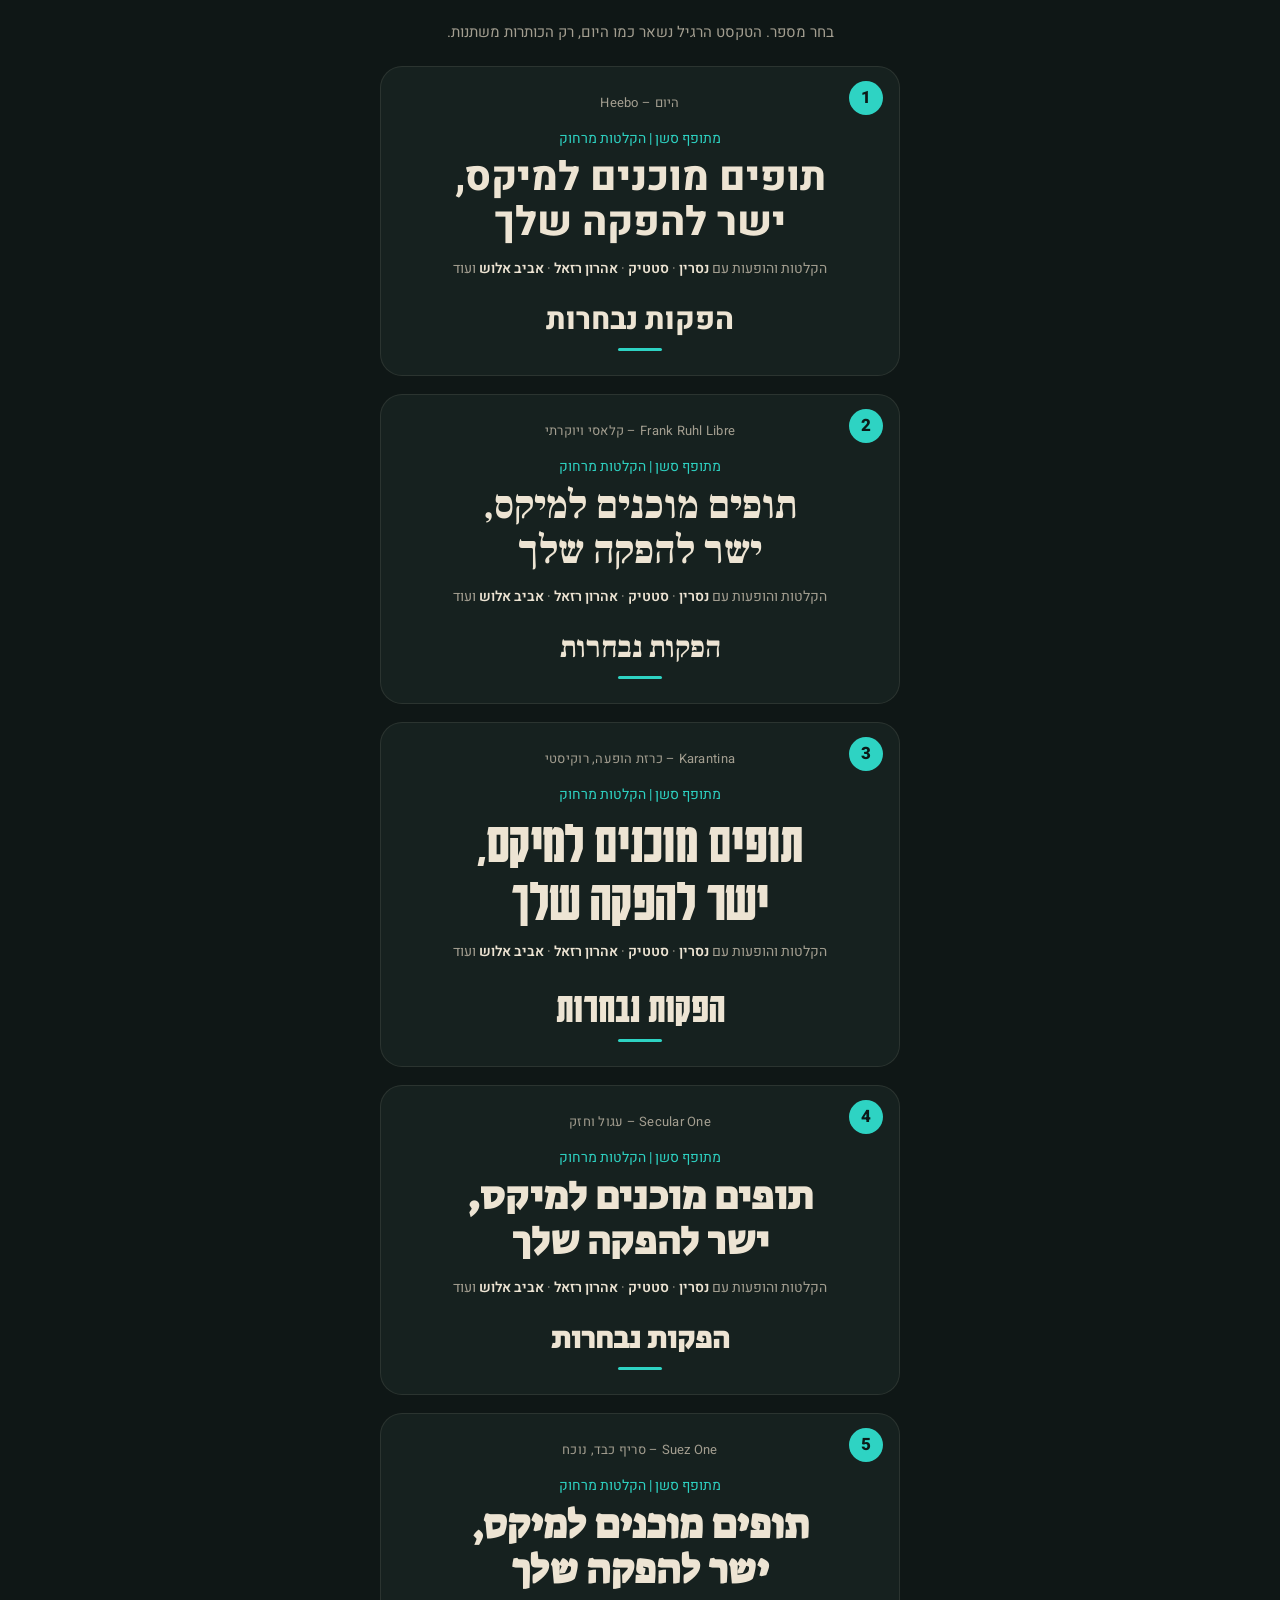
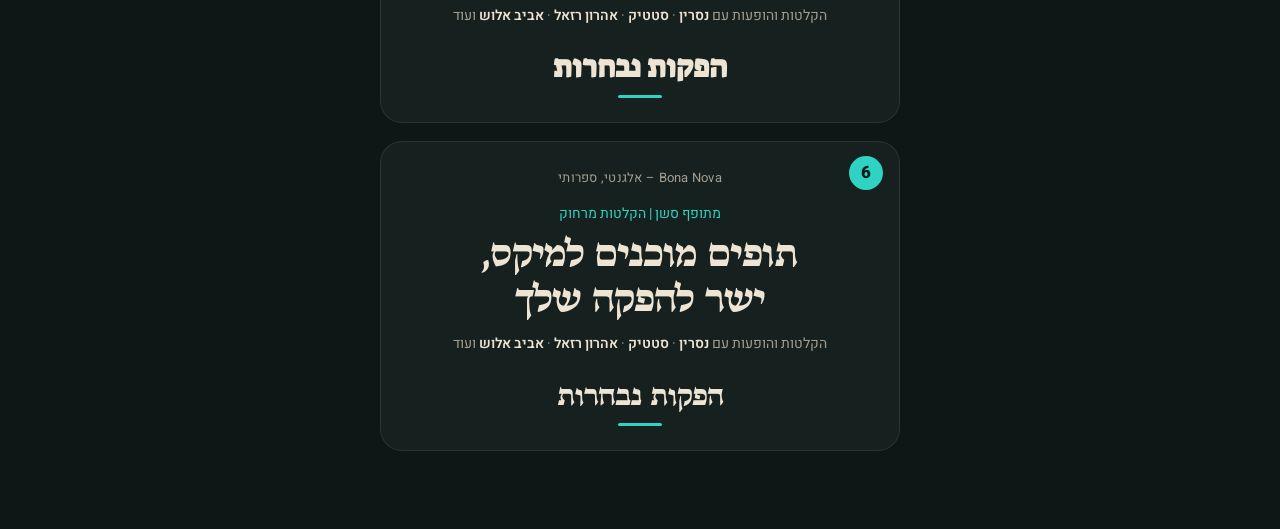
<file: fonts-preview.html>
<!doctype html>
<html lang="he" dir="rtl">
<head>
<meta charset="utf-8">
<meta name="viewport" content="width=device-width,initial-scale=1">
<meta name="robots" content="noindex">
<title>בחירת פונט</title>
<link rel="preconnect" href="https://fonts.googleapis.com">
<link rel="preconnect" href="https://fonts.gstatic.com" crossorigin>
<link href="https://fonts.googleapis.com/css2?family=Heebo:wght@400;800&family=Frank+Ruhl+Libre:wght@500;800&family=Karantina:wght@700&family=Secular+One&family=Suez+One&family=Bona+Nova:wght@700&display=swap" rel="stylesheet">
<style>
:root{--bg:#0F1716;--surface:#16211F;--text:#EDE4D3;--muted:#A39E90;--lime:#2ED3C3;--line:rgba(225,214,190,.10)}
*{box-sizing:border-box;margin:0;padding:0}
body{background:var(--bg);color:var(--text);font-family:Heebo,Arial,sans-serif;padding:20px 16px 60px;line-height:1.6}
.top{text-align:center;color:var(--muted);font-size:15px;margin-bottom:22px}
.opt{background:var(--surface);border:1px solid var(--line);border-radius:22px;padding:26px 20px 24px;margin:0 auto 18px;max-width:520px;text-align:center;position:relative}
.num{position:absolute;top:14px;right:16px;width:34px;height:34px;border-radius:50%;background:var(--lime);color:#0C1A18;font:800 17px/34px Heebo,sans-serif}
.nm{color:var(--muted);font-size:13px;margin-bottom:14px;letter-spacing:.02em}
.kick{color:var(--lime);font-size:14px;margin-bottom:6px}
.h1{font-size:40px;line-height:1.12;margin-bottom:12px}
.cred{font-size:14px;color:var(--muted);margin-bottom:22px}
.cred b{color:var(--text);font-weight:600}
.h2{font-size:30px;line-height:1.2}
.bar{width:44px;height:3px;background:var(--lime);border-radius:3px;margin:10px auto 0}
.f1 .h1,.f1 .h2{font-family:Heebo;font-weight:800}
.f2 .h1,.f2 .h2{font-family:"Frank Ruhl Libre";font-weight:800}
.f3 .h1,.f3 .h2{font-family:Karantina;font-weight:700;font-size:58px;line-height:1}
.f3 .h2{font-size:44px}
.f4 .h1,.f4 .h2{font-family:"Secular One"}
.f5 .h1,.f5 .h2{font-family:"Suez One"}
.f6 .h1,.f6 .h2{font-family:"Bona Nova";font-weight:700}
</style>
</head>
<body>
<p class="top">בחר מספר. הטקסט הרגיל נשאר כמו היום, רק הכותרות משתנות.</p>
<script>
const opts=[["f1","היום – Heebo"],["f2","Frank Ruhl Libre – קלאסי ויוקרתי"],["f3","Karantina – כרזת הופעה, רוקיסטי"],["f4","Secular One – עגול וחזק"],["f5","Suez One – סריף כבד, נוכח"],["f6","Bona Nova – אלגנטי, ספרותי"]];
document.write(opts.map((o,i)=>`<div class="opt ${o[0]}"><span class="num">${i+1}</span><p class="nm">${o[1]}</p>
<p class="kick">מתופף סשן | הקלטות מרחוק</p>
<h1 class="h1">תופים מוכנים למיקס,<br>ישר להפקה שלך</h1>
<p class="cred">הקלטות והופעות עם <b>נסרין</b> · <b>סטטיק</b> · <b>אהרון רזאל</b> · <b>אביב אלוש</b> ועוד</p>
<h2 class="h2">הפקות נבחרות</h2><div class="bar"></div></div>`).join(""));
</script>
</body>
</html>
</file>
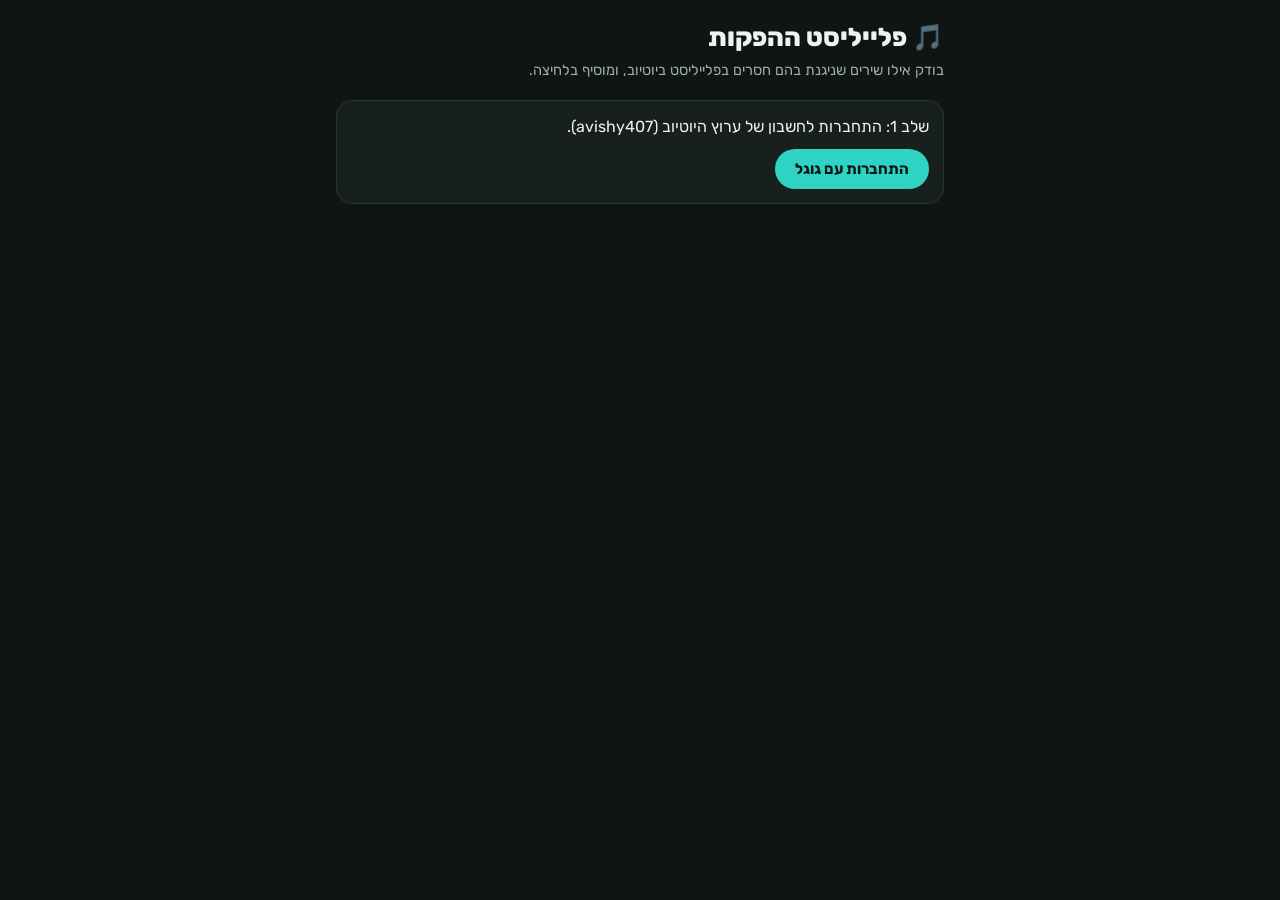
<file: playlist.html>
<!doctype html>
<html lang="he" dir="rtl">
<head>
<meta charset="utf-8">
<meta name="viewport" content="width=device-width,initial-scale=1,viewport-fit=cover">
<meta name="robots" content="noindex,nofollow">
<title>פלייליסט ההפקות</title>
<link rel="icon" href="assets/icon-64.png">
<link rel="preconnect" href="https://fonts.googleapis.com"><link rel="preconnect" href="https://fonts.gstatic.com" crossorigin>
<link href="https://fonts.googleapis.com/css2?family=Rubik:wght@400;500;700;800&display=swap" rel="stylesheet">
<script src="https://accounts.google.com/gsi/client" async defer></script>
<style>
:root{--bg:#0f1513;--card:#17201d;--card2:#1e2a26;--line:#2a3833;--ink:#eef3f1;--muted:#9fb0aa;--lime:#2ED3C3;--on:#0b1412;--bad:#ff6b6b;--ok:#3ddc97}
*{box-sizing:border-box;margin:0;padding:0}
body{background:var(--bg);color:var(--ink);font-family:Rubik,system-ui,sans-serif;font-size:16px;line-height:1.5;padding:18px 16px 60px;max-width:640px;margin:auto}
h1{font-size:1.6rem;font-weight:800;margin-bottom:4px}
.sub{color:var(--muted);font-size:14.5px;margin-bottom:18px}
.btn{display:inline-flex;align-items:center;justify-content:center;gap:6px;border:0;border-radius:999px;padding:11px 20px;font:700 15px Rubik,sans-serif;cursor:pointer;background:var(--lime);color:var(--on)}
.btn--ghost{background:transparent;color:var(--ink);border:1px solid var(--line)}
.btn--sm{padding:7px 14px;font-size:13.5px}
.btn:disabled{opacity:.5}
.box{background:var(--card);border:1px solid var(--line);border-radius:16px;padding:14px;margin-bottom:12px}
select,input{width:100%;background:var(--card2);color:var(--ink);border:1px solid var(--line);border-radius:12px;padding:11px 12px;font:15px Rubik,sans-serif}
label{display:block;font-size:13.5px;color:var(--muted);margin:0 0 6px}
.row{display:flex;gap:8px;align-items:center}
.msg{padding:12px 14px;border-radius:12px;font-size:14.5px;margin-bottom:12px}
.msg--err{background:rgba(255,107,107,.12);border:1px solid rgba(255,107,107,.4)}
.msg--ok{background:rgba(46,211,195,.1);border:1px solid rgba(46,211,195,.35)}
.msg a{color:var(--lime)}
.stats{display:flex;gap:8px;margin:6px 0 14px;flex-wrap:wrap}
.chip{font-size:13px;padding:4px 10px;border-radius:999px;background:var(--card2);border:1px solid var(--line);color:var(--muted)}
.chip b{color:var(--ink)}
.song{background:var(--card);border:1px solid var(--line);border-radius:16px;padding:12px 14px;margin-bottom:10px}
.song.is-in{border-color:rgba(61,220,151,.35)}
.song__hd{display:flex;justify-content:space-between;gap:10px;align-items:flex-start}
.song__t{font-weight:700;font-size:15.5px}
.song__a{color:var(--muted);font-size:13.5px}
.tag{flex:none;font-size:12.5px;font-weight:700;padding:3px 10px;border-radius:999px}
.tag--in{background:rgba(61,220,151,.15);color:var(--ok)}
.tag--out{background:rgba(255,107,107,.12);color:var(--bad)}
.tag--wait{background:var(--card2);color:var(--muted)}
.cands{margin-top:10px;display:grid;gap:8px}
.cand{display:grid;grid-template-columns:96px 1fr;gap:10px;align-items:center;background:var(--card2);border-radius:12px;padding:8px}
.cand img{width:96px;aspect-ratio:16/9;object-fit:cover;border-radius:8px;display:block}
.cand__t{font-size:13.5px;font-weight:600;line-height:1.35;display:-webkit-box;-webkit-line-clamp:2;-webkit-box-orient:vertical;overflow:hidden}
.cand__c{font-size:12px;color:var(--muted);margin:2px 0 6px}
.cand__b{display:flex;gap:6px;flex-wrap:wrap}
.cand a.watch{font-size:12.5px;color:var(--lime);text-decoration:none;padding:7px 4px}
.hidden{display:none!important}
.small{font-size:13px;color:var(--muted)}
.spin{display:inline-block;width:14px;height:14px;border:2px solid var(--muted);border-top-color:transparent;border-radius:50%;animation:s 1s linear infinite;vertical-align:-2px}
@keyframes s{to{transform:rotate(360deg)}}
</style>
</head>
<body>
<h1>🎵 פלייליסט ההפקות</h1>
<p class="sub">בודק אילו שירים שניגנת בהם חסרים בפלייליסט ביוטיוב, ומוסיף בלחיצה.</p>

<div id="err" class="msg msg--err hidden"></div>
<div id="note" class="msg msg--ok hidden"></div>

<div class="box" id="connectBox">
  <p style="margin-bottom:10px">שלב 1: התחברות לחשבון של ערוץ היוטיוב (avishy407).</p>
  <button class="btn" id="connect">התחברות עם גוגל</button>
</div>

<div class="box hidden" id="plBox">
  <label for="pl">שלב 2: בוחרים את הפלייליסט</label>
  <div class="row"><select id="pl"></select><button class="btn btn--ghost btn--sm" id="reload" title="רענון">↻</button></div>
  <p class="small" style="margin-top:6px" id="plInfo"></p>
</div>

<div id="listWrap" class="hidden">
  <div class="box" id="sumBox"><div class="small"><span class="spin"></span> סופר צפיות…</div></div>
  <div class="stats" id="stats"></div>
  <div id="songs"></div>
  <div class="box">
    <label for="manual">להוסיף שיר אחר: מדביקים קישור יוטיוב</label>
    <div class="row"><input id="manual" placeholder="https://youtu.be/..." inputmode="url"><button class="btn btn--sm" id="manualAdd">הוסף</button></div>
  </div>
</div>

<script>
const CLIENT_ID = "196522008239-2ncgd0fmjbmla2j6lteranivnso2q139.apps.googleusercontent.com";
const SCOPE = "https://www.googleapis.com/auth/youtube";
const API = "https://www.googleapis.com/youtube/v3/";
const ENABLE_URL = "https://console.cloud.google.com/apis/library/youtube.googleapis.com?project=studio-manager-7eb85";

// songs Avishai played drums on (found in published credits) + the ones already on the site
const SONGS = [
  { t:"לזרוח כמו שאני", a:"אליהו רפאל כאין", q:"אליהו רפאל כאין לזרוח", k:["לזרוח"] },
  { t:"נקודות של אור", a:"נתנאל אבקסיס", q:"נתנאל אבקסיס נקודות של אור", k:["נקודות של אור"] },
  { t:"קריה יפיפיה", a:"להקת נשמחה", q:"להקת נשמחה קריה יפיפיה", k:["קריה יפיפיה","נשמחה"] },
  { t:"ואני בחסדך", a:"משה הרמן ואליסף פיניש", q:"משה הרמן אליסף פיניש ואני בחסדך", k:["בחסדך"] },
  { t:"עורי יחידה", a:"יאיר כהן", q:"יאיר כהן עורי יחידה", k:["עורי יחידה"] },
  { t:"מחרוזת הודיה ואמונה", a:"להקת נהורא", q:"להקת נהורא מחרוזת הודיה ואמונה", k:["נהורא"] },
  { t:"מחרוזת שמחה", a:"להקת אשירה", q:"להקת אשירה מחרוזת שמחה", k:["אשירה"] },
  { t:"מחרוזת פורים", a:"ישיבת באר התחיה", q:"ישיבת באר התחיה מחרוזת פורים", k:["באר התחיה"] },
  { t:"מחרוזת שבת", a:"ישיבת מעלה גלבוע", q:"ישיבת מעלה גלבוע מחרוזת שבת", k:["מעלה גלבוע"] },
  { t:"קבלת שבת", a:"ישיבת נחלת יוסף שבי שומרון", q:"ישיבת נחלת יוסף שבי שומרון קבלת שבת", k:["נחלת יוסף"] },
  { t:"מחרוזת שירי רבאק", a:"הרבנות הצבאית ואיחוד הלהקות", id:"5eJqw0t3e9c", k:["רבאק"] },
  { t:"בוא נהיה שמש", a:"האחיות ג׳משיד", id:"XopiF8ylTAo", k:["נהיה שמש","ג׳משיד","גמשיד"] },
  { t:"חמש דקות", a:"אבישי רוזן", id:"1ui0jm29em4", k:["חמש דקות"] },
  { t:"יש פה מקום", a:"מיכל גרינגליק", id:"mvIhYC6DV9A", k:["יש פה מקום"] },
  { t:"אהבת תורה", a:"להקת מזמור שיר", id:"dnbj0Vzzb-w", k:["אהבת תורה"] },
  { t:"נשאר רק געגוע", a:"מיה משרקי", id:"i3dohlGVZD4", k:["געגוע"] }
];

const $ = s => document.querySelector(s);
const esc = s => String(s ?? "").replace(/[&<>"']/g, c => ({"&":"&amp;","<":"&lt;",">":"&gt;",'"':"&quot;","'":"&#39;"}[c]));
const norm = s => String(s || "").replace(/[״"׳'`’]/g, "").replace(/[֑-ׇ]/g, "").replace(/\s+/g, " ").trim().toLowerCase();
const store = { get(k){ try { return JSON.parse(localStorage.getItem(k)); } catch(e){ return null; } }, set(k, v){ try { localStorage.setItem(k, JSON.stringify(v)); } catch(e){} } };

let token = null, items = [], plId = "", client = null;
const saved = store.get("yt_tok"); if(saved && saved.exp > Date.now() + 60000) token = saved.t;

function showErr(html){ const e = $("#err"); e.innerHTML = html; e.classList.toggle("hidden", !html); }
function note(html){ const e = $("#note"); e.innerHTML = html; e.classList.toggle("hidden", !html); if(html) setTimeout(() => e.classList.add("hidden"), 3500); }

async function api(path, opts = {}){
  const r = await fetch(API + path, { ...opts, headers: { "Authorization": "Bearer " + token, "Content-Type": "application/json", ...(opts.headers || {}) } });
  if(r.status === 401){ token = null; store.set("yt_tok", null); uiConnected(false); throw new Error("auth"); }
  const j = await r.json().catch(() => ({}));
  if(!r.ok){
    const reason = j?.error?.errors?.[0]?.reason || j?.error?.status || "";
    if(/accessNotConfigured|SERVICE_DISABLED/i.test(reason) || /has not been used|is disabled/i.test(j?.error?.message || ""))
      showErr(`צריך להפעיל את YouTube בפרויקט הגוגל (פעם אחת): <a href="${ENABLE_URL}" target="_blank" rel="noopener">לחץ כאן ← Enable</a>, חכה דקה ונסה שוב.`);
    else if(/quotaExceeded|dailyLimitExceeded/i.test(reason)) showErr("יוטיוב הגביל את מספר הבדיקות להיום. נסה שוב מחר.");
    else showErr("שגיאה מיוטיוב: " + esc(j?.error?.message || r.status));
    throw new Error(reason || r.status);
  }
  return j;
}

function uiConnected(on){ $("#connectBox").classList.toggle("hidden", on); $("#plBox").classList.toggle("hidden", !on); if(!on) $("#listWrap").classList.add("hidden"); }

function connect(){
  if(!window.google?.accounts?.oauth2){ showErr("הכניסה של גוגל עוד נטענת, נסה שוב בעוד שנייה."); return; }
  client = client || google.accounts.oauth2.initTokenClient({ client_id: CLIENT_ID, scope: SCOPE, hint: "avishy407@gmail.com",
    callback: r => { if(r.error){ showErr("ההתחברות לא הצליחה: " + esc(r.error)); return; }
      token = r.access_token; store.set("yt_tok", { t: token, exp: Date.now() + (r.expires_in || 3600) * 1000 }); showErr(""); uiConnected(true); loadPlaylists(); } });
  client.requestAccessToken({ prompt: token ? "" : "consent" });
}

async function loadPlaylists(){
  const sel = $("#pl"); sel.innerHTML = `<option>טוען…</option>`;
  try {
    let all = [], page = "";
    do { const j = await api(`playlists?part=snippet,contentDetails&mine=true&maxResults=50${page ? "&pageToken=" + page : ""}`); all = all.concat(j.items || []); page = j.nextPageToken; } while(page);
    if(!all.length){ sel.innerHTML = `<option value="">אין פלייליסטים בחשבון הזה</option>`; showErr("לא נמצאו פלייליסטים. אולי התחברת עם חשבון אחר מזה של הערוץ? נסה להתחבר שוב עם avishy407."); return; }
    const last = store.get("yt_pl") || "PLb97_IJzxvLCDyJVz9yZza8r4Qo5L_lVw";
    sel.innerHTML = all.map(p => `<option value="${p.id}" ${p.id === last ? "selected" : ""}>${esc(p.snippet.title)} (${p.contentDetails.itemCount})</option>`).join("");
    if(!last || !all.some(p => p.id === last)){
      const guess = all.find(p => /הפק|תופים|drum|ניגנתי|productions|work/i.test(p.snippet.title)); if(guess) sel.value = guess.id; }
    pickPlaylist();
  } catch(e){ if(e.message !== "auth") console.warn(e); }
}

async function pickPlaylist(){
  plId = $("#pl").value; if(!plId) return; store.set("yt_pl", plId);
  $("#plInfo").innerHTML = `<span class="spin"></span> קורא את הפלייליסט…`;
  items = []; let page = "";
  try {
    do { const j = await api(`playlistItems?part=snippet,contentDetails&playlistId=${plId}&maxResults=50${page ? "&pageToken=" + page : ""}`); items = items.concat(j.items || []); page = j.nextPageToken; } while(page);
  } catch(e){ return; }
  $("#plInfo").textContent = `בפלייליסט יש ${items.length} סרטונים.`;
  $("#listWrap").classList.remove("hidden");
  render(); summary();
}

// totals: how many videos, how many views altogether, and the full list by views
async function summary(){
  const box = $("#sumBox"); box.innerHTML = `<div class="small"><span class="spin"></span> סופר צפיות…</div>`;
  const ids = [...new Set(items.map(i => i.contentDetails.videoId))]; let vids = [];
  try { for(let k = 0; k < ids.length; k += 50){ const j = await api(`videos?part=snippet,statistics&id=${ids.slice(k, k + 50).join(",")}`); vids = vids.concat(j.items || []); } }
  catch(e){ box.innerHTML = `<div class="small">לא הצלחתי לספור צפיות.</div>`; return; }
  const total = vids.reduce((a, v) => a + (+v.statistics?.viewCount || 0), 0), gone = ids.length - vids.length;
  const fmt = n => n.toLocaleString("he-IL");
  vids.sort((a, b) => (+b.statistics?.viewCount || 0) - (+a.statistics?.viewCount || 0));
  box.innerHTML = `<div style="display:flex;gap:18px;flex-wrap:wrap;margin-bottom:8px">
      <div><div style="font-size:1.7rem;font-weight:800;color:var(--lime)">${fmt(items.length)}</div><div class="small">סרטונים בפלייליסט</div></div>
      <div><div style="font-size:1.7rem;font-weight:800;color:var(--lime)">${fmt(total)}</div><div class="small">צפיות ביחד</div></div></div>
    ${gone > 0 ? `<div class="small" style="margin-bottom:6px">⚠️ ${gone} סרטונים בפלייליסט כבר לא זמינים ביוטיוב (נמחקו או פרטיים).</div>` : ""}
    <details><summary class="small" style="cursor:pointer;color:var(--lime)">כל הסרטונים לפי צפיות ▾</summary>
      <ol style="margin:8px 18px 0 0;font-size:13.5px;line-height:1.55">${vids.map(v => `<li><a href="https://youtu.be/${esc(v.id)}" target="_blank" rel="noopener" style="color:var(--ink)">${esc(v.snippet.title)}</a> <span class="small">· ${fmt(+v.statistics?.viewCount || 0)}</span></li>`).join("")}</ol></details>
    <button class="btn btn--ghost btn--sm" id="copyList" style="margin-top:10px">העתקת הרשימה (כדי לשלוח ל-Claude)</button>`;
  $("#copyList").addEventListener("click", () => { const txt = `${items.length} סרטונים, ${total} צפיות\n` + vids.map(v => `${v.snippet.title} | ${v.snippet.channelTitle} | ${v.statistics?.viewCount || 0} | ${v.id}`).join("\n");
    navigator.clipboard.writeText(txt).then(() => note("✓ הרשימה הועתקה – הדבק אותה בשיחה עם Claude"), () => showErr("ההעתקה לא הצליחה")); });
}

function inPlaylist(s){
  const ids = new Set(items.map(i => i.contentDetails.videoId));
  if(s.id && ids.has(s.id)) return items.find(i => i.contentDetails.videoId === s.id);
  return items.find(i => { const t = norm(i.snippet.title + " " + (i.snippet.videoOwnerChannelTitle || "")); return s.k.some(k => t.includes(norm(k))); });
}

function render(){
  let inC = 0, outC = 0;
  $("#songs").innerHTML = SONGS.map((s, n) => { const hit = inPlaylist(s); hit ? inC++ : outC++;
    return `<div class="song ${hit ? "is-in" : ""}" id="s${n}">
      <div class="song__hd"><div><div class="song__t">${esc(s.t)}</div><div class="song__a">${esc(s.a)}</div></div>
        <span class="tag ${hit ? "tag--in" : "tag--out"}">${hit ? "✓ בפלייליסט" : "חסר"}</span></div>
      ${hit ? `<div class="small" style="margin-top:4px">נמצא: ${esc(hit.snippet.title)}</div>` : `<div class="cands" id="c${n}"><div class="small"><span class="spin"></span> מחפש ביוטיוב…</div></div>`}
    </div>`; }).join("");
  $("#stats").innerHTML = `<span class="chip">בפלייליסט: <b>${inC}</b></span><span class="chip">חסרים: <b>${outC}</b></span><span class="chip">סה״כ: <b>${SONGS.length}</b></span>`;
  SONGS.forEach((s, n) => { if(!inPlaylist(s)) findCands(s, n); });
}

async function findCands(s, n){
  const box = $("#c" + n); if(!box) return;
  const cacheKey = "yt_c_" + (s.id || s.q); let list = store.get(cacheKey);
  try {
    if(!list){
      if(s.id){ const j = await api(`videos?part=snippet&id=${s.id}`); list = (j.items || []).map(v => ({ id: v.id, t: v.snippet.title, c: v.snippet.channelTitle, th: v.snippet.thumbnails?.medium?.url })); }
      else { const j = await api(`search?part=snippet&type=video&maxResults=3&regionCode=IL&relevanceLanguage=he&q=${encodeURIComponent(s.q)}`);
        list = (j.items || []).map(v => ({ id: v.id.videoId, t: v.snippet.title, c: v.snippet.channelTitle, th: v.snippet.thumbnails?.medium?.url })); }
      store.set(cacheKey, list);
    }
  } catch(e){ box.innerHTML = `<div class="small">החיפוש לא הצליח.</div>`; return; }
  if(!list.length){ box.innerHTML = `<div class="small">לא נמצא ביוטיוב. אפשר להדביק קישור למטה.</div>`; return; }
  box.innerHTML = `<div class="small">${s.id ? "הסרטון שכבר באתר:" : "תוצאות חיפוש – בחר את הנכון:"}</div>` + list.map(v => `
    <div class="cand"><img src="${esc(v.th)}" alt="" loading="lazy">
      <div><div class="cand__t">${esc(v.t)}</div><div class="cand__c">${esc(v.c)}</div>
        <div class="cand__b"><button class="btn btn--sm" data-add="${esc(v.id)}" data-n="${n}">הוסף לפלייליסט</button><a class="watch" href="https://youtu.be/${esc(v.id)}" target="_blank" rel="noopener">צפייה ↗</a></div></div></div>`).join("");
}

async function addVideo(id, btn){
  if(!plId || !id) return;
  if(items.some(i => i.contentDetails.videoId === id)){ note("הסרטון הזה כבר בפלייליסט."); return; }
  if(btn){ btn.disabled = true; btn.innerHTML = `<span class="spin"></span>`; }
  try {
    const j = await api("playlistItems?part=snippet,contentDetails", { method: "POST", body: JSON.stringify({ snippet: { playlistId: plId, resourceId: { kind: "youtube#video", videoId: id } } }) });
    items.push(j); note("✓ נוסף לפלייליסט"); render();
  } catch(e){ if(btn){ btn.disabled = false; btn.textContent = "הוסף לפלייליסט"; } }
}

const ytId = u => { const m = String(u).match(/(?:youtu\.be\/|v=|shorts\/|embed\/)([\w-]{11})/); return m ? m[1] : (/^[\w-]{11}$/.test(u.trim()) ? u.trim() : ""); };

$("#connect").addEventListener("click", connect);
$("#pl").addEventListener("change", pickPlaylist);
$("#reload").addEventListener("click", pickPlaylist);
$("#songs").addEventListener("click", e => { const b = e.target.closest("[data-add]"); if(b) addVideo(b.dataset.add, b); });
$("#manualAdd").addEventListener("click", () => { const id = ytId($("#manual").value); if(!id){ note(""); showErr("זה לא נראה כמו קישור יוטיוב."); return; } showErr(""); addVideo(id, $("#manualAdd")).then(() => { $("#manualAdd").disabled = false; $("#manualAdd").textContent = "הוסף"; $("#manual").value = ""; }); });

if(token){ uiConnected(true); loadPlaylists(); }
</script>
</body>
</html>
</file>
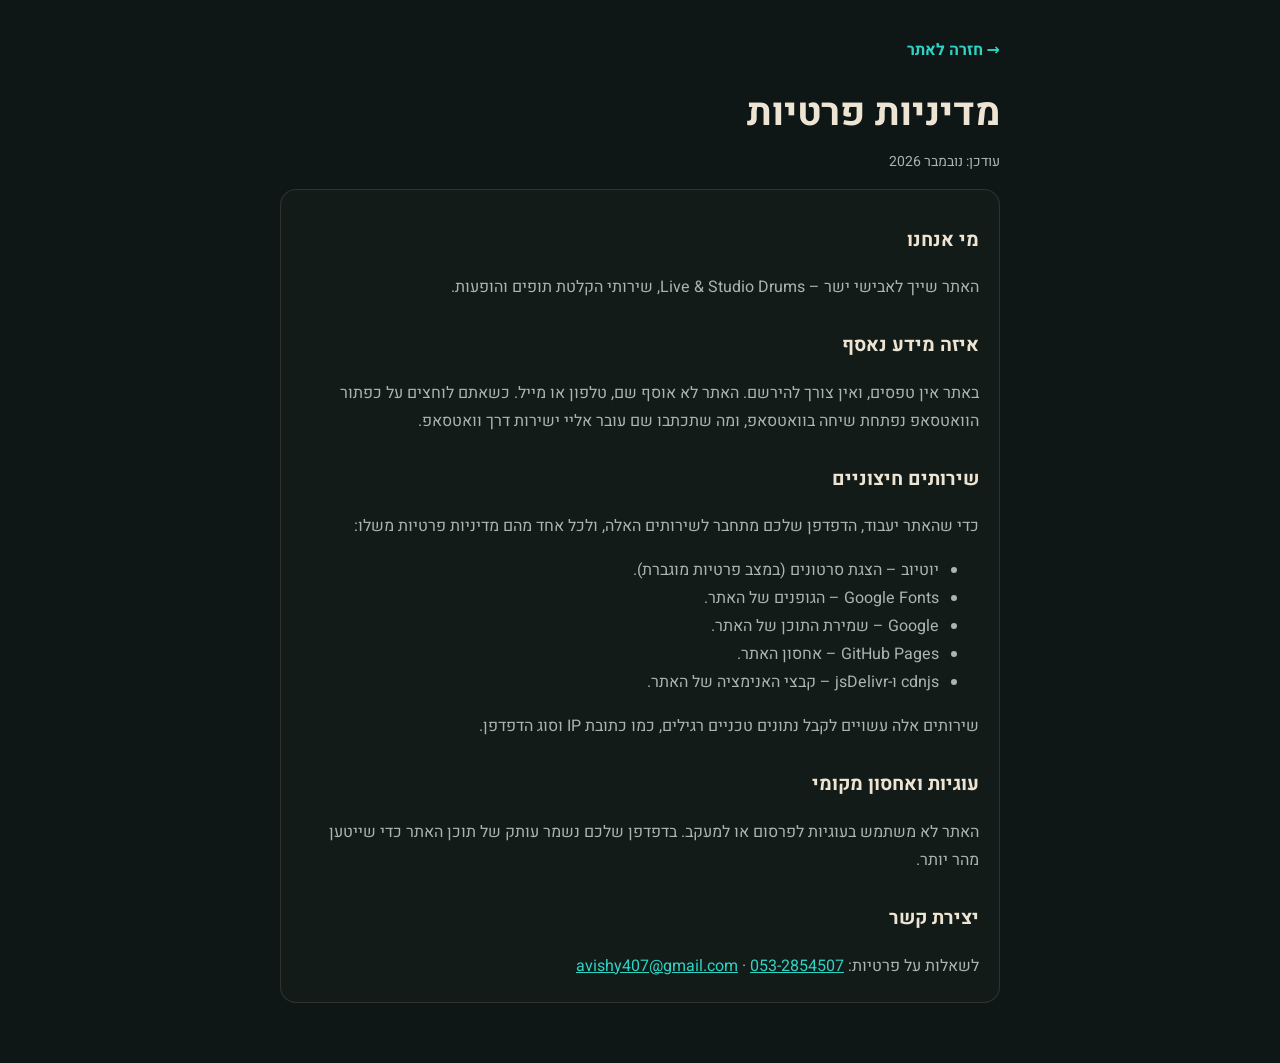
<file: privacy.html>
<!DOCTYPE html>
<html lang="he" dir="rtl">
<head>
<meta charset="utf-8">
<meta name="viewport" content="width=device-width, initial-scale=1">
<title>מדיניות פרטיות | אבישי ישר – Live &amp; Studio Drums</title>
<meta name="description" content="מדיניות הפרטיות של האתר של אבישי ישר – Live & Studio Drums.">
<meta name="theme-color" content="#0F1716">
<link rel="icon" type="image/png" sizes="32x32" href="assets/icon-32.png">
<link rel="preconnect" href="https://fonts.googleapis.com">
<link rel="preconnect" href="https://fonts.gstatic.com" crossorigin>
<link href="https://fonts.googleapis.com/css2?family=Heebo:wght@400;500;700;800&display=swap" rel="stylesheet">
<style>
  :root{--bg:#0F1716;--text:#EDE4D3;--muted:#A9B5B0;--accent:#2ED3C3;--line:rgba(237,228,211,.12)}
  *{box-sizing:border-box}
  body{margin:0;background:var(--bg);color:var(--text);font:16px/1.75 Heebo,system-ui,-apple-system,"Segoe UI",Arial,sans-serif}
  .wrap{max-width:760px;margin:0 auto;padding:28px 20px 60px}
  a{color:var(--accent)}
  .back{display:inline-flex;align-items:center;min-height:44px;font-weight:700;text-decoration:none}
  h1{font-size:clamp(1.8rem,6vw,2.4rem);line-height:1.2;margin:18px 0 6px}
  h2{font-size:1.2rem;margin:28px 0 6px}
  p,li{color:var(--muted)}
  .upd{font-size:14px;color:var(--muted)}
  .box{border:1px solid var(--line);border-radius:16px;padding:6px 20px;background:rgba(22,30,28,.6)}
  [lang="en"]{display:none}
  html.en [lang="he"]{display:none} html.en [lang="en"]{display:block}
</style>
<script>if(new URLSearchParams(location.search).get("lang")==="en"){document.documentElement.classList.add("en");document.documentElement.lang="en";document.documentElement.dir="ltr";document.title="Privacy Policy | Avishai Yashar – Live & Studio Drums";}</script>
</head>
<body>
<main class="wrap">
  <div lang="he">
    <a class="back" href="./">→ חזרה לאתר</a>
    <h1>מדיניות פרטיות</h1>
    <p class="upd">עודכן: נובמבר 2026</p>
    <div class="box">
      <h2>מי אנחנו</h2>
      <p>האתר שייך לאבישי ישר – Live &amp; Studio Drums, שירותי הקלטת תופים והופעות.</p>
      <h2>איזה מידע נאסף</h2>
      <p>באתר אין טפסים, ואין צורך להירשם. האתר לא אוסף שם, טלפון או מייל. כשאתם לוחצים על כפתור הוואטסאפ נפתחת שיחה בוואטסאפ, ומה שתכתבו שם עובר אליי ישירות דרך וואטסאפ.</p>
      <h2>שירותים חיצוניים</h2>
      <p>כדי שהאתר יעבוד, הדפדפן שלכם מתחבר לשירותים האלה, ולכל אחד מהם מדיניות פרטיות משלו:</p>
      <ul>
        <li>יוטיוב – הצגת סרטונים (במצב פרטיות מוגברת).</li>
        <li>Google Fonts – הגופנים של האתר.</li>
        <li>Google – שמירת התוכן של האתר.</li>
        <li>GitHub Pages – אחסון האתר.</li>
        <li>cdnjs ו-jsDelivr – קבצי האנימציה של האתר.</li>
      </ul>
      <p>שירותים אלה עשויים לקבל נתונים טכניים רגילים, כמו כתובת IP וסוג הדפדפן.</p>
      <h2>עוגיות ואחסון מקומי</h2>
      <p>האתר לא משתמש בעוגיות לפרסום או למעקב. בדפדפן שלכם נשמר עותק של תוכן האתר כדי שייטען מהר יותר.</p>
      <h2>יצירת קשר</h2>
      <p>לשאלות על פרטיות: <a href="mailto:avishy407@gmail.com">avishy407@gmail.com</a> · <a href="tel:+972532854507">053-2854507</a></p>
    </div>
  </div>

  <div lang="en">
    <a class="back" href="./?lang=en">← Back to the site</a>
    <h1>Privacy Policy</h1>
    <p class="upd">Last updated: November 2026</p>
    <div class="box">
      <h2>Who we are</h2>
      <p>This website belongs to Avishai Yashar – Live &amp; Studio Drums, drum recording and live drumming services.</p>
      <h2>What we collect</h2>
      <p>There are no forms and no sign-up on this site, and it does not collect your name, phone number or email. When you tap the WhatsApp button, a WhatsApp chat opens, and anything you write there reaches me directly through WhatsApp.</p>
      <h2>Third-party services</h2>
      <p>To work, your browser connects to the following services, each with its own privacy policy:</p>
      <ul>
        <li>YouTube – video playback (privacy-enhanced mode).</li>
        <li>Google Fonts – the site's fonts.</li>
        <li>Google – storing the site's content.</li>
        <li>GitHub Pages – website hosting.</li>
        <li>cdnjs and jsDelivr – animation libraries.</li>
      </ul>
      <p>These services may receive standard technical data, such as your IP address and browser type.</p>
      <h2>Cookies and local storage</h2>
      <p>The site does not use advertising or tracking cookies. A copy of the site's content is stored in your browser so it loads faster.</p>
      <h2>Contact</h2>
      <p>Privacy questions: <a href="mailto:avishy407@gmail.com">avishy407@gmail.com</a> · <a href="tel:+972532854507">+972-53-2854507</a></p>
    </div>
  </div>
</main>
</body>
</html>
</file>
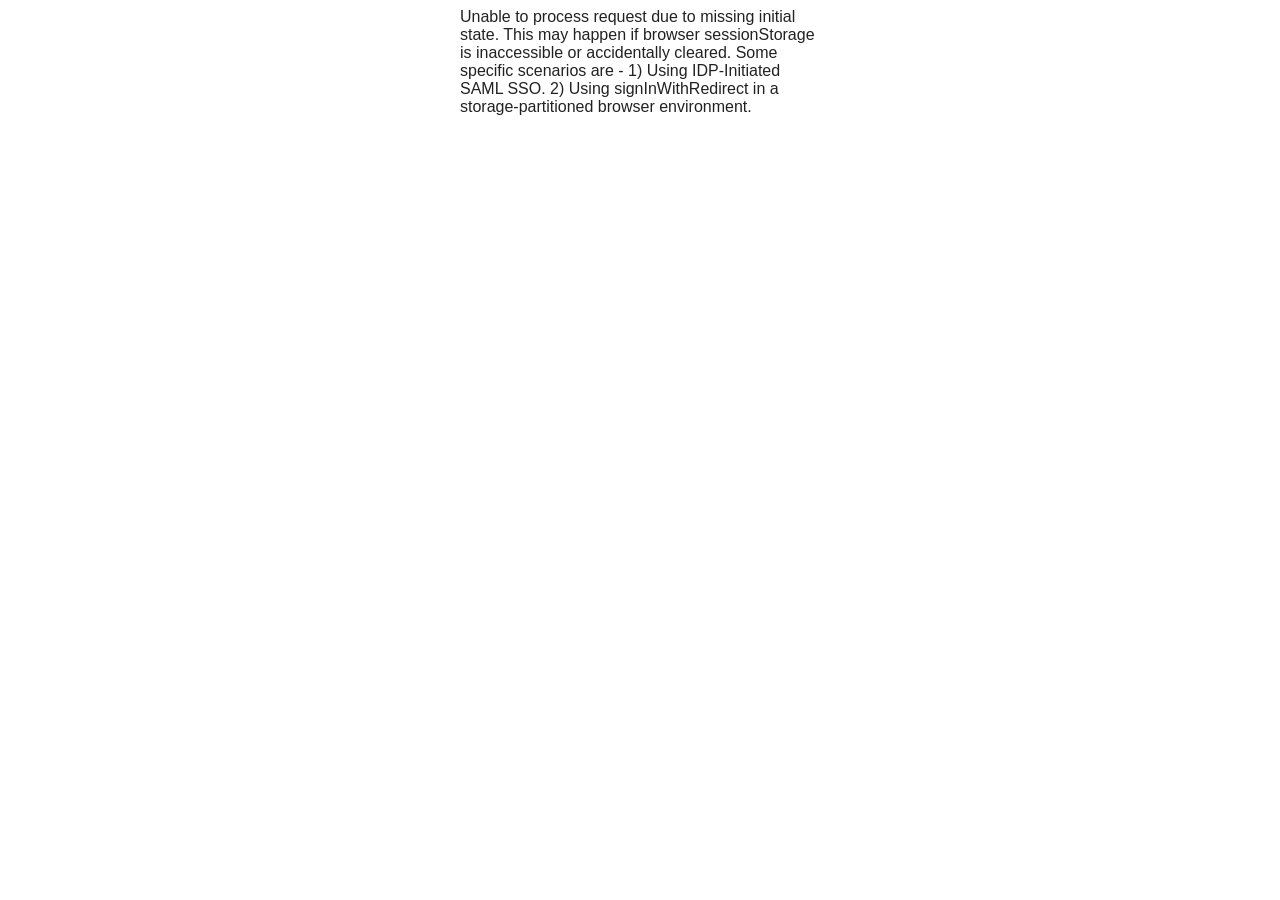
<file: __/auth/handler.html>
<!DOCTYPE html>
<html>
<head>
<meta name=viewport content="width=device-width, initial-scale=1">
<meta http-equiv="Content-Type" content="text/html; charset=utf-8">
<script type="text/javascript" src="experiments.js"></script>
<script type="text/javascript" src="handler.js"></script>
<script type="text/javascript" nonce="firebase-auth-helper">
var POST_BODY = '{{POST_BODY}}';
fireauth.oauthhelper.widget.initialize();
</script>
</head>
<body>
</body>
</html>
</file>
